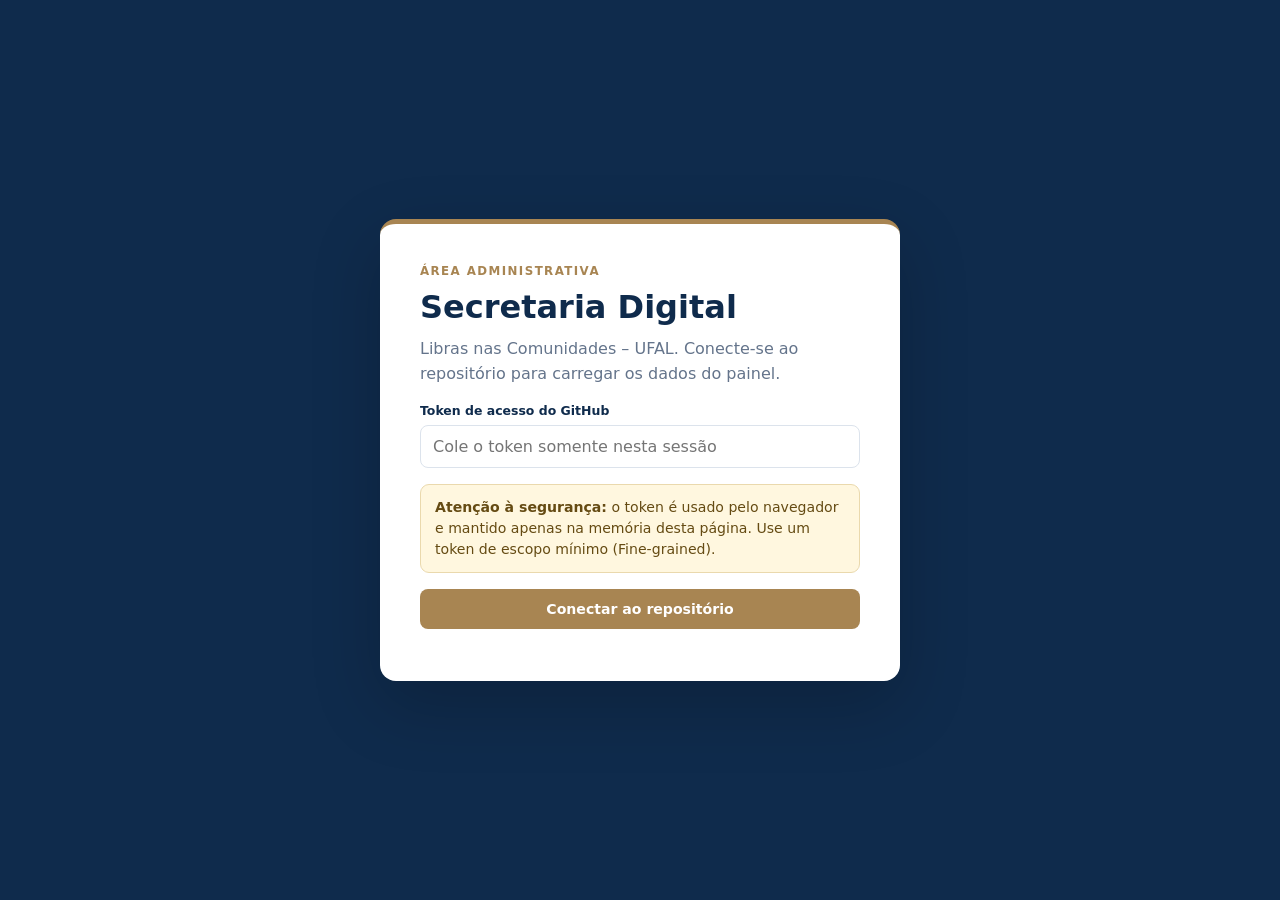
<file: admin.html>
<!doctype html>
<html lang="pt-BR">
<head>
  <meta charset="utf-8">
  <meta name="viewport" content="width=device-width, initial-scale=1">
  <meta name="robots" content="noindex,nofollow">
  <meta name="color-scheme" content="light">
  <title>Secretaria Digital | Libras nas Comunidades – UFAL</title>
  <style>
    :root{
      --navy:#0f2b4c;--blue:#1e4e8c;--gold:#a88552;--paper:#f5f7fa;
      --white:#fff;--text:#263548;--muted:#64748b;--line:#dce3ec;
      --good:#147d52;--good-bg:#e7f6ee;--bad:#a52828;--bad-bg:#fff0f0;
      --warn:#805d19;--warn-bg:#fff7df;--radius:12px;
      --shadow:0 8px 24px rgba(15,43,76,.06);
      font-family:Inter,ui-sans-serif,system-ui,-apple-system,BlinkMacSystemFont,"Segoe UI",sans-serif;
    }
    *{box-sizing:border-box}
    body{margin:0;background:var(--paper);color:var(--text);min-height:100vh}
    button,input,textarea,select{font:inherit}
    button,a{touch-action:manipulation}
    button{cursor:pointer}
    a{color:inherit}
    .hidden{display:none!important}
    .skip-link{position:absolute;left:-9999px;top:8px;background:#fff;padding:10px;z-index:10000}
    .skip-link:focus{left:8px}
    .login-screen{min-height:100vh;display:grid;place-items:center;padding:24px;background:var(--navy)}
    .login-card{width:min(100%,520px);background:var(--white);padding:clamp(24px,5vw,40px);border-radius:16px;border-top:5px solid var(--gold);box-shadow:0 24px 70px #0003}
    .eyebrow{font-size:.74rem;letter-spacing:.12em;text-transform:uppercase;color:var(--gold);font-weight:800}
    h1,h2,h3,p{margin-top:0}
    .login-card h1{color:var(--navy);font-size:clamp(1.6rem,4vw,2rem);margin:10px 0}
    .muted{color:var(--muted);line-height:1.6}
    .field{display:flex;flex-direction:column;gap:7px;margin:0 0 16px}
    .field label{font-size:.78rem;font-weight:750;color:var(--navy)}
    .field input,.field textarea,.field select,.search-input{
      width:100%;border:1px solid var(--line);border-radius:8px;padding:11px 12px;background:#fff;color:var(--text);min-width:0
    }
    .field textarea{min-height:130px;resize:vertical}
    input:focus,textarea:focus,select:focus,button:focus-visible,a:focus-visible{outline:3px solid #1e4e8c55;outline-offset:2px}
    .notice{border:1px solid #ead9ad;background:var(--warn-bg);color:#654b13;padding:12px 14px;border-radius:9px;font-size:.88rem;line-height:1.5;margin:16px 0}
    .btn{display:inline-flex;align-items:center;justify-content:center;gap:8px;padding:10px 14px;border:1px solid transparent;border-radius:8px;font-weight:750;font-size:.88rem;text-decoration:none;transition:background .15s,border-color .15s;min-height:40px}
    .btn:disabled{opacity:.55;cursor:not-allowed}
    .btn-primary{background:var(--gold);color:#fff}.btn-primary:hover:not(:disabled){background:#8e6d3e}
    .btn-secondary{background:#fff;border-color:var(--line);color:var(--navy)}.btn-secondary:hover{border-color:var(--navy)}
    .btn-danger{background:var(--bad-bg);color:var(--bad);border-color:#f1caca}
    .btn-full{width:100%}
    .app{min-height:100vh;display:grid;grid-template-columns:260px minmax(0,1fr)}
    .sidebar{background:var(--navy);color:#fff;display:flex;flex-direction:column;min-height:100vh}
    .brand{padding:25px 22px 21px;border-bottom:1px solid #ffffff20}
    .brand h2{font-size:1.12rem;line-height:1.35;margin:0 0 5px;color:#fff}
    .brand p{font-size:.7rem;text-transform:uppercase;letter-spacing:.1em;color:#d7bd96;margin:0}
    .nav{padding:14px 0;overflow-y:auto;flex:1}
    .nav-label{font-size:.67rem;font-weight:800;letter-spacing:.12em;text-transform:uppercase;color:#8fa0b5;padding:18px 22px 8px}
    .nav button{display:block;width:100%;text-align:left;padding:12px 20px 12px 22px;border:0;border-left:3px solid transparent;background:transparent;color:#c5d0df;font-size:.9rem}
    .nav button:hover,.nav button[aria-current="page"]{background:#ffffff0e;color:#fff;border-left-color:var(--gold)}
    .side-footer{padding:16px 20px;border-top:1px solid #ffffff20;font-size:.76rem;color:#b7c4d4}
    .main{min-width:0;display:flex;flex-direction:column}
    .topbar{min-height:76px;display:flex;align-items:center;justify-content:space-between;gap:16px;padding:16px 28px;background:#fff;border-bottom:1px solid var(--line);position:sticky;top:0;z-index:10}
    .topbar h1{font-size:1.25rem;color:var(--navy);margin:0}
    .top-actions{display:flex;align-items:center;gap:9px;flex-wrap:wrap}
    .content{padding:28px;max-width:1600px;width:100%;margin:0 auto}
    .page{display:none}.page.active{display:block}
    .page-intro{margin-bottom:22px}.page-intro h2{font-size:1.35rem;color:var(--navy);margin:0 0 6px}.page-intro p{color:var(--muted);margin:0;line-height:1.55}
    .stats{display:grid;grid-template-columns:repeat(4,minmax(0,1fr));gap:16px;margin-bottom:22px}
    .stat,.panel{background:#fff;border:1px solid var(--line);border-radius:var(--radius);box-shadow:var(--shadow)}
    .stat{padding:20px;border-left:4px solid var(--gold)}
    .stat-label{font-size:.72rem;text-transform:uppercase;letter-spacing:.08em;color:var(--muted);font-weight:800;margin-bottom:9px}
    .stat-value{font-size:2rem;font-weight:800;color:var(--navy);line-height:1.1;overflow-wrap:anywhere}
    .panel{padding:22px;margin-bottom:20px}
    .panel-head{display:flex;align-items:center;justify-content:space-between;gap:12px;flex-wrap:wrap;padding-bottom:15px;border-bottom:1px solid var(--line);margin-bottom:16px}
    .panel-head h3{font-size:1.05rem;color:var(--navy);margin:0}
    .panel-head p{font-size:.85rem;color:var(--muted);margin:5px 0 0}
    .table-wrap{overflow:auto}
    table{width:100%;border-collapse:collapse;font-size:.88rem;min-width:600px}
    th,td{padding:13px 12px;border-bottom:1px solid var(--line);text-align:left;vertical-align:top}
    th{font-size:.7rem;text-transform:uppercase;letter-spacing:.07em;color:var(--muted);background:#f8fafc;white-space:nowrap}
    tbody tr:hover{background:#fafcff}
    .actions{display:flex;gap:7px;flex-wrap:wrap}
    .badge{display:inline-block;padding:4px 8px;border-radius:99px;font-size:.72rem;font-weight:800;background:#edf1f6;color:#455468}
    .badge.good{background:var(--good-bg);color:var(--good)}.badge.bad{background:var(--bad-bg);color:var(--bad)}
    .empty{padding:25px!important;text-align:center;color:var(--muted)}
    .status-line{display:flex;align-items:center;gap:8px;font-size:.85rem;color:var(--muted)}
    .status-dot{width:9px;height:9px;border-radius:50%;background:#94a3b8;display:inline-block;flex-shrink:0}
    .status-dot.good{background:var(--good)}.status-dot.bad{background:var(--bad)}.status-dot.warn{background:#d49a21}
    .form-grid{display:grid;grid-template-columns:1fr 1fr;gap:0 16px}
    .span-2{grid-column:1/-1}
    .modal{position:fixed;inset:0;display:none;align-items:center;justify-content:center;padding:18px;background:#0f2b4cb8;z-index:1000}
    .modal.open{display:flex}
    .modal-card{width:min(100%,800px);max-height:92vh;display:flex;flex-direction:column;background:#fff;border-radius:14px;box-shadow:0 25px 70px #0004}
    .modal-head,.modal-foot{padding:17px 22px;display:flex;align-items:center;justify-content:space-between;gap:12px;border-bottom:1px solid var(--line)}
    .modal-head h2{font-size:1.15rem;color:var(--navy);margin:0}
    .modal-body{padding:22px;overflow:auto}
    .modal-foot{border-bottom:0;border-top:1px solid var(--line);justify-content:flex-end}
    
    /* Ajuste para o botão de upload */
    .material-row{display:grid;grid-template-columns:1fr 1fr auto auto;gap:8px;margin-bottom:9px;align-items:center}
    .material-row input{min-width:0;width:100%;padding:10px;border:1px solid var(--line);border-radius:8px}
    
    .toast-area{position:fixed;right:18px;bottom:18px;z-index:2000;display:flex;flex-direction:column;gap:8px;width:min(400px,calc(100vw - 36px))}
    .toast{background:var(--navy);color:#fff;padding:13px 16px;border-left:4px solid var(--gold);border-radius:8px;box-shadow:var(--shadow);line-height:1.45}
    .toast.error{border-left-color:#e35b5b}.toast.success{border-left-color:#2db67b}
    .file-status{display:grid;gap:10px}
    .file-row{display:flex;justify-content:space-between;gap:12px;align-items:center;padding:12px;border:1px solid var(--line);border-radius:8px}
    .file-row strong{font-size:.9rem}.file-row small{display:block;color:var(--muted);margin-top:4px}
    .subtle{font-size:.82rem;color:var(--muted);line-height:1.55}
    
    @media(max-width:1050px){.app{grid-template-columns:220px minmax(0,1fr)}.content{padding:20px}.topbar{padding:15px 20px}.stats{grid-template-columns:repeat(2,minmax(0,1fr))}}
    @media(max-width:760px){
      .app{display:block}.sidebar{min-height:auto}.brand{padding:16px 18px}.nav{display:flex;overflow-x:auto;padding:5px 10px}.nav-label,.side-footer{display:none}.nav button{white-space:nowrap;width:auto;border-left:0;border-bottom:3px solid transparent;padding:11px 13px}.nav button[aria-current="page"]{border-bottom-color:var(--gold)}
      .topbar{position:static;align-items:flex-start;flex-direction:column}.top-actions{width:100%}.top-actions .btn{flex:1}.content{padding:14px}.stats{gap:10px}.stat{padding:15px}.stat-value{font-size:1.6rem}.panel{padding:15px}.form-grid{grid-template-columns:1fr}.span-2{grid-column:auto}.material-row{grid-template-columns:1fr}.modal-head,.modal-foot{padding:14px 16px}.modal-body{padding:16px}
    }
    @media(prefers-reduced-motion:reduce){*,*::before,*::after{animation:none!important;transition:none!important;scroll-behavior:auto!important}}
  </style>
</head>
<body>
<a class="skip-link" href="#main-content">Pular para o conteúdo</a>

<section class="login-screen" id="login-screen" aria-labelledby="login-title">
  <div class="login-card">
    <div class="eyebrow">Área administrativa</div>
    <h1 id="login-title">Secretaria Digital</h1>
    <p class="muted">Libras nas Comunidades – UFAL. Conecte-se ao repositório para carregar os dados do painel.</p>
    <div class="field">
      <label for="inp-token">Token de acesso do GitHub</label>
      <input id="inp-token" type="password" autocomplete="off" spellcheck="false" placeholder="Cole o token somente nesta sessão">
    </div>
    <div class="notice"><strong>Atenção à segurança:</strong> o token é usado pelo navegador e mantido apenas na memória desta página. Use um token de escopo mínimo (Fine-grained).</div>
    <button class="btn btn-primary btn-full" id="btn-connect" type="button">Conectar ao repositório</button>
    <div id="login-error" class="subtle" role="status" aria-live="polite" style="margin-top:12px"></div>
  </div>
</section>

<div class="app hidden" id="app">
  <aside class="sidebar">
    <div class="brand"><h2>Libras nas Comunidades</h2><p>Painel administrativo</p></div>
    <nav class="nav" aria-label="Navegação administrativa">
      <div class="nav-label">Painel</div>
      <button type="button" data-page="dashboard" aria-current="page">Visão geral</button>
      <div class="nav-label">Conteúdo do site</div>
      <button type="button" data-page="paginas">Páginas e textos</button>
      <button type="button" data-page="aulas">Aulas e materiais</button>
      <button type="button" data-page="calendario">Calendário</button>
      <div class="nav-label">Gestão acadêmica</div>
      <button type="button" data-page="cursos">Cursos e níveis</button>
      <button type="button" data-page="turmas">Turmas e vagas</button>
      <div class="nav-label">Sistema</div>
      <button type="button" data-page="sincronizacao">Arquivos e sincronização</button>
    </nav>
    <div class="side-footer">Libras nas Comunidades · UFAL</div>
  </aside>

  <main class="main">
    <header class="topbar">
      <h1 id="page-title">Visão geral</h1>
      <div class="top-actions">
        <button class="btn btn-secondary" type="button" id="btn-backup">Baixar backup</button>
        <button class="btn btn-secondary" type="button" id="btn-logout">Desconectar</button>
        <button class="btn btn-primary" type="button" id="btn-publish" disabled>Publicar alterações</button>
      </div>
    </header>

    <div class="content" id="main-content">
      <section class="page active" id="page-dashboard">
        <div class="page-intro"><h2>Visão geral</h2><p>Resumo calculado a partir dos dados carregados do repositório.</p></div>
        <div class="stats">
          <div class="stat"><div class="stat-label">Cursos cadastrados</div><div class="stat-value" id="stat-cursos">—</div></div>
          <div class="stat"><div class="stat-label">Turmas cadastradas</div><div class="stat-value" id="stat-turmas">—</div></div>
          <div class="stat"><div class="stat-label">Aulas cadastradas</div><div class="stat-value" id="stat-aulas">—</div></div>
          <div class="stat"><div class="stat-label">Estado dos dados</div><div class="stat-value" id="stat-status" style="font-size:1.05rem">Conectando</div></div>
        </div>
      </section>

      <section class="page" id="page-paginas">
        <div class="page-intro"><h2>Páginas e textos</h2><p>Edite somente páginas que já existem no arquivo de dados.</p></div>
        <div class="panel"><div class="panel-head"><div><h3>Páginas cadastradas</h3><p>Arquivo: dados.json</p></div><input class="search-input" id="search-paginas" aria-label="Pesquisar páginas" placeholder="Pesquisar páginas…" style="max-width:260px"></div>
          <div class="table-wrap"><table><thead><tr><th>Título</th><th>Slug</th><th>Ações</th></tr></thead><tbody id="tbody-paginas"></tbody></table></div>
        </div>
      </section>

      <section class="page" id="page-aulas">
        <div class="page-intro"><h2>Aulas e materiais</h2><p>Gerencie vídeos, descrições, referências e links de materiais didáticos.</p></div>
        <div class="panel"><div class="panel-head"><div><h3>Aulas cadastradas</h3><p>Arquivo: aulas-dados.json</p></div><div class="actions"><input class="search-input" id="search-aulas" aria-label="Pesquisar aulas" placeholder="Pesquisar aulas…" style="max-width:220px"><button class="btn btn-primary" id="btn-new-aula" type="button">Nova aula</button></div></div>
          <div class="table-wrap"><table><thead><tr><th>Título</th><th>Vídeo</th><th>Materiais</th><th>Ações</th></tr></thead><tbody id="tbody-aulas"></tbody></table></div>
        </div>
      </section>

      <section class="page" id="page-calendario">
        <div class="page-intro"><h2>Calendário</h2><p>Organize os eventos existentes.</p></div>
        <div class="panel"><div class="panel-head"><div><h3>Eventos cadastrados</h3><p>Arquivo: dados.json</p></div><button class="btn btn-primary" id="btn-new-evento" type="button">Novo evento</button></div>
          <div class="table-wrap"><table><thead><tr><th>Data</th><th>Evento</th><th>Tipo</th><th>Ações</th></tr></thead><tbody id="tbody-calendario"></tbody></table></div>
        </div>
      </section>

      <section class="page" id="page-cursos">
        <div class="page-intro"><h2>Cursos e níveis</h2><p>Os identificadores dos cursos são preservados para manter o vínculo com as turmas.</p></div>
        <div class="panel"><div class="panel-head"><div><h3>Cursos cadastrados</h3><p>Arquivo: academico-dados.json</p></div><button class="btn btn-primary" id="btn-new-curso" type="button">Novo curso</button></div>
          <div class="table-wrap"><table><thead><tr><th>Nome</th><th>Nível</th><th>Carga horária</th><th>Ações</th></tr></thead><tbody id="tbody-cursos"></tbody></table></div>
        </div>
      </section>

      <section class="page" id="page-turmas">
        <div class="page-intro"><h2>Turmas e vagas</h2><p>Confira os cursos vinculados, o período, as vagas e o estado das inscrições.</p></div>
        <div class="panel"><div class="panel-head"><div><h3>Turmas cadastradas</h3><p>Arquivo: academico-dados.json</p></div><button class="btn btn-primary" id="btn-new-turma" type="button">Nova turma</button></div>
          <div class="table-wrap"><table><thead><tr><th>Turma</th><th>Curso</th><th>Período</th><th>Vagas</th><th>Status</th><th>Ações</th></tr></thead><tbody id="tbody-turmas"></tbody></table></div>
        </div>
      </section>

      <section class="page" id="page-sincronizacao">
        <div class="page-intro"><h2>Arquivos e sincronização</h2><p>Estado dos arquivos lidos e controle de publicação.</p></div>
        <div class="panel"><div class="panel-head"><div><h3>Arquivos do repositório</h3><p id="repo-label">Repositório configurado no código</p></div><button type="button" class="btn btn-secondary" id="btn-refresh-files">Verificar novamente</button></div><div class="file-status" id="file-status"></div></div>
      </section>
    </div>
  </main>
</div>

<div class="modal" id="edit-modal" role="dialog" aria-modal="true" aria-labelledby="modal-title">
  <div class="modal-card">
    <div class="modal-head"><h2 id="modal-title">Editar registro</h2><button type="button" class="btn btn-secondary" id="modal-close" aria-label="Fechar janela">Fechar</button></div>
    <div class="modal-body" id="modal-body"></div>
    <div class="modal-foot"><button type="button" class="btn btn-secondary" id="modal-cancel">Cancelar</button><button type="button" class="btn btn-primary" id="modal-save">Salvar alterações locais</button></div>
  </div>
</div>
<div class="toast-area" id="toast-area" role="status" aria-live="polite"></div>

<script>
(() => {
  'use strict';

  const REPO = 'adeiltonlibras/libras-nas-comunidades-ufal';
  const BRANCH = 'main';
  const FILES = { dados: 'dados.json', aulas: 'aulas-dados.json', academico: 'academico-dados.json' };
  
  const state = {
    token: '', data: { dados: null, aulas: null, academico: null }, sha: { dados: null, aulas: null, academico: null },
    dirty: new Set(), loaded: false, publishing: false
  };

  const $ = id => document.getElementById(id);
  const esc = value => String(value ?? '').replace(/[&<>"']/g, ch => ({ '&':'&amp;','<':'&lt;','>':'&gt;','"':'&quot;',"'":'&#39;' })[ch]);
  const isObject = value => value !== null && typeof value === 'object' && !Array.isArray(value);

  function toast(message, type = '') {
    const item = document.createElement('div');
    item.className = 'toast' + (type ? ' ' + type : '');
    item.textContent = message;
    $('toast-area').appendChild(item);
    window.setTimeout(() => item.remove(), 5500);
  }

  function setStatus(message, kind = '') {
    $('status-text').textContent = message;
    $('status-dot').className = 'status-dot' + (kind ? ' ' + kind : '');
    $('stat-status').textContent = state.dirty.size ? 'Pendente' : (state.loaded ? 'Carregado' : 'Desconectado');
    $('btn-publish').disabled = !state.loaded || state.dirty.size === 0 || state.publishing;
  }

  function apiHeaders(extra = {}) {
    return { 'Authorization': `Bearer ${state.token}`, 'Accept': 'application/vnd.github+json', 'X-GitHub-Api-Version': '2022-11-28', ...extra };
  }

  async function githubGet(path) {
    const url = `https://api.github.com/repos/${REPO}/contents/${encodeURIComponent(path).replace(/%2F/g, '/')}`;
    const response = await fetch(url, { headers: apiHeaders() });
    if (!response.ok) {
      if (response.status === 404) throw new Error(`O arquivo "${path}" não foi encontrado na raiz do repositório.`);
      if (response.status === 401 || response.status === 403) throw new Error(`Acesso negado ao GitHub (${response.status}).`);
      throw new Error(`Falha ao ler "${path}" (${response.status}).`);
    }
    const result = await response.json();
    const bytes = Uint8Array.from(atob(result.content.replace(/\s/g, '')), c => c.charCodeAt(0));
    return { sha: result.sha, content: JSON.parse(new TextDecoder('utf-8', { fatal: true }).decode(bytes)) };
  }

  async function uploadFileToGithub(file) {
    return new Promise((resolve, reject) => {
      const reader = new FileReader();
      reader.onload = async (e) => {
        try {
          const base64Data = e.target.result.split(',')[1];
          const fileName = `${Date.now()}_${file.name.replace(/[^a-zA-Z0-9.\-_]/g, '')}`;
          const path = `materiais/${fileName}`;
          
          const response = await fetch(`https://api.github.com/repos/${REPO}/contents/${path}`, {
            method: 'PUT',
            headers: apiHeaders({ 'Content-Type': 'application/json' }),
            body: JSON.stringify({
              message: `Upload de material: ${fileName}`,
              content: base64Data,
              branch: BRANCH
            })
          });
          
          if (!response.ok) throw new Error('Falha no upload para o GitHub');
          
          const rawUrl = `https://raw.githubusercontent.com/${REPO}/${BRANCH}/${path}`;
          resolve(rawUrl);
        } catch (error) {
          reject(error);
        }
      };
      reader.readAsDataURL(file);
    });
  }

  window.handleFileUpload = async function(input) {
    const file = input.files[0];
    if (!file) return;
    
    const row = input.closest('.material-row');
    const urlInput = row.querySelector('.mat-url');
    const titleInput = row.querySelector('.mat-title');
    
    if (!titleInput.value) {
      titleInput.value = file.name.split('.').slice(0, -1).join('.');
    }

    const label = input.parentElement;
    const originalText = label.innerHTML;
    label.innerHTML = 'Enviando...';
    label.style.opacity = '0.7';
    urlInput.value = 'Fazendo upload...';

    try {
      const downloadUrl = await uploadFileToGithub(file);
      urlInput.value = downloadUrl;
      toast('Upload concluído!', 'success');
    } catch (error) {
      urlInput.value = '';
      toast('Erro no upload: ' + error.message, 'error');
    } finally {
      label.innerHTML = originalText;
      label.style.opacity = '1';
    }
  };

  function validateShape(key, content) {
    if (!isObject(content)) throw new Error(`${FILES[key]} precisa conter um objeto JSON.`);
    if (key === 'dados') {
      if (!Array.isArray(content.paginas)) throw new Error('dados.json: "paginas" não é uma lista.');
      if (!isObject(content.calendario) || !Array.isArray(content.calendario.eventos)) throw new Error('dados.json: "calendario.eventos" não é uma lista.');
    }
    if (key === 'aulas' && !Array.isArray(content.aulas)) throw new Error('aulas-dados.json: "aulas" não é uma lista.');
    if (key === 'academico' && (!Array.isArray(content.cursos) || !Array.isArray(content.turmas))) throw new Error('academico-dados.json: listas inválidas.');
  }

  async function loadAll() {
    const results = await Promise.all(Object.entries(FILES).map(async ([key, path]) => [key, await githubGet(path)]));
    const nextData = {}, nextSha = {};
    for (const [key, result] of results) {
      validateShape(key, result.content);
      nextData[key] = result.content;
      nextSha[key] = result.sha;
    }
    state.data = nextData;
    state.sha = nextSha;
    state.dirty.clear();
    state.loaded = true;
    renderAll();
    setStatus('Conectado ao GitHub', 'good');
    renderFileStatus();
  }

  async function connect() {
    const token = $('inp-token').value.trim();
    if (!token) { $('login-error').textContent = 'Informe o token.'; return; }
    state.token = token;
    $('btn-connect').disabled = true;
    $('btn-connect').textContent = 'Conectando…';
    $('login-error').textContent = '';
    try {
      await loadAll();
      $('login-screen').classList.add('hidden');
      $('app').classList.remove('hidden');
      $('inp-token').value = '';
      toast('Arquivos carregados com sucesso.', 'success');
    } catch (error) {
      state.token = '';
      $('login-error').textContent = error.message;
      toast(error.message, 'error');
    } finally {
      $('btn-connect').disabled = false;
      $('btn-connect').textContent = 'Conectar ao repositório';
    }
  }

  function disconnect() {
    if (state.dirty.size && !confirm('Existem alterações não publicadas. Desconectar?')) return;
    state.token = '';
    state.data = { dados: null, aulas: null, academico: null };
    state.sha = { dados: null, aulas: null, academico: null };
    state.dirty.clear();
    state.loaded = false;
    $('app').classList.add('hidden');
    $('login-screen').classList.remove('hidden');
    $('inp-token').value = '';
    $('login-error').textContent = '';
    setStatus('Desconectado');
  }

  const pageNames = {
    dashboard:'Visão geral', paginas:'Páginas e textos', aulas:'Aulas e materiais',
    calendario:'Calendário', cursos:'Cursos e níveis', turmas:'Turmas e vagas', sincronizacao:'Arquivos e sincronização'
  };
  function navigate(page) {
    if (!pageNames[page]) return;
    document.querySelectorAll('.page').forEach(el => el.classList.toggle('active', el.id === `page-${page}`));
    document.querySelectorAll('.nav [data-page]').forEach(el => {
      if (el.dataset.page === page) el.setAttribute('aria-current', 'page');
      else el.removeAttribute('aria-current');
    });
    $('page-title').textContent = pageNames[page];
  }

  function markDirty(key) {
    state.dirty.add(key);
    setStatus('Alterações locais pendentes', 'warn');
    renderFileStatus();
  }

  function rowActions(edit, remove) {
    return `<div class="actions"><button type="button" class="btn btn-secondary" data-edit="${esc(edit)}">Editar</button>${remove ? `<button type="button" class="btn btn-danger" data-remove="${esc(remove)}">Excluir</button>` : ''}</div>`;
  }
  function fillTable(id, rows, colspan) {
    $(id).innerHTML = rows.length ? rows.join('') : `<tr><td colspan="${colspan}" class="empty">Nenhum registro encontrado.</td></tr>`;
  }

  function renderAll() {
    const d = state.data.dados, a = state.data.aulas, ac = state.data.academico;
    $('stat-cursos').textContent = ac.cursos.length;
    $('stat-turmas').textContent = ac.turmas.length;
    $('stat-aulas').textContent = a.aulas.length;

    const qP = $('search-paginas').value.trim().toLocaleLowerCase('pt-BR');
    fillTable('tbody-paginas', d.paginas.map((p,i)=>({p,i})).filter(({p}) => `${p.titulo||''} ${p.slug||''}`.toLocaleLowerCase('pt-BR').includes(qP)).map(({p,i})=>
      `<tr><td>${esc(p.titulo || '(sem título)')}</td><td>${esc(p.slug || '—')}</td><td>${rowActions(`pagina:${i}`, '')}</td></tr>`), 3);

    const qA = $('search-aulas').value.trim().toLocaleLowerCase('pt-BR');
    fillTable('tbody-aulas', a.aulas.map((item,i)=>({item,i})).filter(({item})=>`${item.titulo||''} ${item.descricao||''}`.toLocaleLowerCase('pt-BR').includes(qA)).map(({item,i})=>
      `<tr><td>${esc(item.titulo || '(sem título)')}</td><td>${item.video ? 'Informado' : 'Não informado'}</td><td>${Array.isArray(item.materiais)?item.materiais.length:0}</td><td>${rowActions(`aula:${i}`,`aula:${i}`)}</td></tr>`), 4);

    fillTable('tbody-calendario', d.calendario.eventos.map((e,i)=>({e,i})).sort((x,y)=>String(x.e.data||'').localeCompare(String(y.e.data||''))).map(({e,i})=>
      `<tr><td>${esc(formatDate(e.data))}</td><td>${esc(e.titulo || '(sem título)')}</td><td>${esc(e.tipo || '—')}</td><td>${rowActions(`evento:${i}`,`evento:${i}`)}</td></tr>`), 4);

    fillTable('tbody-cursos', ac.cursos.map((c,i)=>
      `<tr><td>${esc(c.nome || '(sem nome)')}</td><td>${esc(c.nivel || '—')}</td><td>${esc(c.cargaHoraria ?? '—')} h</td><td>${rowActions(`curso:${i}`,`curso:${i}`)}</td></tr>`), 4);

    fillTable('tbody-turmas', ac.turmas.map((t,i)=>{
      const curso = ac.cursos.find(c=>String(c.id)===String(t.cursoId));
      const status = t.status || 'Não informado';
      return `<tr><td>${esc(t.nome || '(sem nome)')}</td><td>${esc(curso?.nome || 'Curso não localizado')}</td><td>${esc(formatDate(t.dataInicio))} a ${esc(formatDate(t.dataFim))}</td><td>${esc(t.vagas ?? '—')}</td><td><span class="badge ${status==='Inscrições Abertas'?'good':status==='Inscrições Encerradas'?'bad':''}">${esc(status)}</span></td><td>${rowActions(`turma:${i}`,`turma:${i}`)}</td></tr>`;
    }), 6);

    renderFileStatus();
    setStatus(state.dirty.size ? 'Alterações locais pendentes' : 'Dados carregados', state.dirty.size ? 'warn' : 'good');
  }

  function formatDate(value) {
    if (!value) return '—';
    const m = /^(\d{4})-(\d{2})-(\d{2})$/.exec(String(value));
    return m ? `${m[3]}/${m[2]}/${m[1]}` : String(value);
  }

  function renderFileStatus() {
    if (!state.loaded) return;
    $('repo-label').textContent = `${REPO} · branch ${BRANCH}`;
    $('file-status').innerHTML = Object.entries(FILES).map(([key,path])=>{
      const dirty = state.dirty.has(key);
      return `<div class="file-row"><div><strong>${esc(path)}</strong><small>${dirty?'Há alterações locais não publicadas':'Carregado do repositório'}</small></div><span class="badge ${dirty?'bad':'good'}">${dirty?'Pendente':'Carregado'}</span></div>`;
    }).join('');
  }

  let modalSave = null;
  function openModal(title, body, save) {
    $('modal-title').textContent = title;
    $('modal-body').innerHTML = body;
    modalSave = save;
    $('edit-modal').classList.add('open');
    $('modal-close').focus();
  }
  function closeModal() {
    $('edit-modal').classList.remove('open');
    modalSave = null;
  }
  function valueField(id, label, value, type='text', extra='') {
    return `<div class="field"><label for="${id}">${label}</label><input id="${id}" type="${type}" value="${esc(value ?? '')}" ${extra}></div>`;
  }
  function textField(id, label, value, extra='') {
    return `<div class="field span-2"><label for="${id}">${label}</label><textarea id="${id}" ${extra}>${esc(value ?? '')}</textarea></div>`;
  }
  function saveModal() {
    if (!modalSave) return;
    try {
      const changedKey = modalSave();
      closeModal();
      renderAll();
      if (changedKey) markDirty(changedKey);
      toast('Alterações guardadas nesta sessão. Publique para gravar no GitHub.', 'success');
    } catch (error) { toast(error.message, 'error'); }
  }

  function editPage(index) {
    const p = state.data.dados.paginas[index];
    if (!p) return toast('A página selecionada não foi encontrada.', 'error');
    openModal(`Editar página: ${p.titulo || 'Sem título'}`, `
      ${valueField('p-titulo','Título',p.titulo)}
      ${valueField('p-desc','Descrição (SEO)',p.descricao)}
      ${textField('p-html','Conteúdo HTML',p.html,'spellcheck="false"')}
    `,()=>{
      const title=$('p-titulo').value.trim();
      if (!title) throw new Error('Informe o título da página.');
      p.titulo=title; p.descricao=$('p-desc').value; p.html=$('p-html').value;
      return 'dados';
    });
  }

  function editAula(index = -1) {
    const isNew = index === -1;
    const current = isNew ? { id: Date.now(), titulo:'', video:'', descricao:'', referencia:'', materiais:[] } : state.data.aulas.aulas[index];
    if (!current) return toast('A aula selecionada não foi encontrada.', 'error');
    const mats = Array.isArray(current.materiais) ? current.materiais : [];
    const materialMarkup = mats.map(m=>materialRow(m)).join('');
    
    openModal(isNew?'Nova aula':'Editar aula', `
      ${valueField('a-titulo','Título',current.titulo)}
      ${valueField('a-video','Vídeo / Slide (URL)',current.video,'url','placeholder="Cole qualquer link (YouTube, Canva, Google Drive...)"')}
      ${textField('a-desc','Descrição',current.descricao)}
      ${valueField('a-ref','Referência bibliográfica',current.referencia)}
      
      <div class="field span-2">
        <label>Materiais Complementares</label>
        <div id="materials-list">${materialMarkup}</div>
        <button class="btn btn-secondary" type="button" id="add-material">Adicionar campo de link</button>
        <p class="subtle">Cole links ou use o botão "Subir PDF" em cada linha.</p>
      </div>
    `,()=>{
      const title=$('a-titulo').value.trim();
      if(!title) throw new Error('Informe o título da aula.');
      const video=$('a-video').value.trim();
      
      const materials=[];
      document.querySelectorAll('#materials-list .material-row').forEach(row=>{
        const matTitle=row.querySelector('.mat-title').value.trim();
        const matUrl=row.querySelector('.mat-url').value.trim();
        if(matUrl) {
          materials.push({ titulo: matTitle || 'Material Anexo', url: matUrl });
        }
      });
      
      const next={...current,id:current.id ?? Date.now(),titulo:title,video,descricao:$('a-desc').value,referencia:$('a-ref').value,materiais:materials};
      if(isNew) state.data.aulas.aulas.push(next); else state.data.aulas.aulas[index]=next;
      return 'aulas';
    });
    
    $('add-material').addEventListener('click',()=>{ $('materials-list').insertAdjacentHTML('beforeend',materialRow({titulo:'',url:''})); });
  }

  function materialRow(material) {
    return `
      <div class="material-row">
        <input class="mat-title" aria-label="Nome do material" placeholder="Nome do material" value="${esc(material.titulo)}">
        <input class="mat-url" aria-label="URL do material" placeholder="https://…" value="${esc(material.url)}">
        
        <label class="btn btn-secondary" style="margin: 0; cursor: pointer; padding: 8px 12px; font-size: 0.8rem;">
          Subir PDF
          <input type="file" class="mat-file" accept=".pdf,.ppt,.pptx,.doc,.docx,.jpg,.jpeg,.png" style="display: none;" onchange="handleFileUpload(this)">
        </label>
        
        <button type="button" class="btn btn-danger remove-material">Remover</button>
      </div>
    `;
  }

  function editEvent(index = -1) {
    const isNew=index===-1;
    const current=isNew?{data:'',titulo:'',tipo:'presencial'}:state.data.dados.calendario.eventos[index];
    if(!current) return toast('O evento selecionado não foi encontrado.','error');
    openModal(isNew?'Novo evento':'Editar evento',`
      ${valueField('ev-data','Data',current.data,'date')}
      ${valueField('ev-titulo','Título',current.titulo)}
      <div class="field">
        <label for="ev-tipo">Tipo / Situação</label>
        <select id="ev-tipo">
          <option value="presencial" ${current.tipo==='presencial'?'selected':''}>Presencial</option>
          <option value="online" ${current.tipo==='online'?'selected':''}>Online (Ao Vivo)</option>
          <option value="sincrona" ${current.tipo==='sincrona'?'selected':''}>Aula Síncrona</option>
          <option value="assincrona" ${current.tipo==='assincrona'?'selected':''}>Assíncrona</option>
          <option value="cancelada" ${current.tipo==='cancelada'?'selected':''}>Cancelada</option>
          <option value="reagendada" ${current.tipo==='reagendada'?'selected':''}>Reagendada</option>
        </select>
      </div>
    `,()=>{
      const data=$('ev-data').value, titulo=$('ev-titulo').value.trim();
      if(!data || !titulo) throw new Error('Informe a data e o título do evento.');
      const next={...current,data,titulo,tipo:$('ev-tipo').value};
      if(isNew) state.data.dados.calendario.eventos.push(next); else state.data.dados.calendario.eventos[index]=next;
      state.data.dados.calendario.eventos.sort((a,b)=>String(a.data||'').localeCompare(String(b.data||'')));
      return 'dados';
    });
  }

  function editCurso(index = -1) {
    const isNew=index===-1;
    const current=isNew?{id:String(Date.now()),nome:'',nivel:'',cargaHoraria:40}:state.data.academico.cursos[index];
    if(!current) return toast('O curso selecionado não foi encontrado.','error');
    openModal(isNew?'Novo curso':'Editar curso',`
      ${valueField('c-nome','Nome',current.nome)}
      <div class="form-grid">
        <div>${valueField('c-nivel','Nível',current.nivel)}</div>
        <div>${valueField('c-carga','Carga horária (horas)',current.cargaHoraria,'number','min="0" step="1"')}</div>
      </div>
    `,()=>{
      const nome=$('c-nome').value.trim(), nivel=$('c-nivel').value.trim(), carga=Number($('c-carga').value);
      if(!nome || !nivel) throw new Error('Informe o nome e o nível do curso.');
      if(!Number.isFinite(carga)||carga<0) throw new Error('Informe uma carga horária válida.');
      const next={...current,id:current.id ?? String(Date.now()),nome,nivel,cargaHoraria:carga};
      if(isNew) state.data.academico.cursos.push(next); else state.data.academico.cursos[index]=next;
      return 'academico';
    });
  }

  function editTurma(index = -1) {
    if(!state.data.academico.cursos.length) return toast('Cadastre um curso antes de criar uma turma.','error');
    const isNew=index===-1;
    const current=isNew?{id:String(Date.now()),cursoId:state.data.academico.cursos[0].id,nome:'',dataInicio:'',dataFim:'',vagas:40,status:'Inscrições Abertas'}:state.data.academico.turmas[index];
    if(!current) return toast('A turma selecionada não foi encontrada.','error');
    const options=state.data.academico.cursos.map(c=>`<option value="${esc(c.id)}" ${String(c.id)===String(current.cursoId)?'selected':''}>${esc(c.nome)}</option>`).join('');
    openModal(isNew?'Nova turma':'Editar turma',`
      <div class="field"><label for="t-curso">Curso vinculado</label><select id="t-curso">${options}</select></div>
      ${valueField('t-nome','Nome da turma',current.nome)}
      <div class="form-grid"><div>${valueField('t-ini','Data de início',current.dataInicio,'date')}</div><div>${valueField('t-fim','Data de término',current.dataFim,'date')}</div></div>
      <div class="form-grid"><div>${valueField('t-vagas','Número de vagas',current.vagas,'number','min="0" step="1"')}</div><div class="field"><label for="t-status">Status</label><select id="t-status"><option value="Inscrições Abertas" ${current.status==='Inscrições Abertas'?'selected':''}>Inscrições abertas</option><option value="Inscrições Encerradas" ${current.status==='Inscrições Encerradas'?'selected':''}>Inscrições encerradas</option></select></div></div>
    `,()=>{
      const nome=$('t-nome').value.trim(), ini=$('t-ini').value, fim=$('t-fim').value, vagas=Number($('t-vagas').value);
      if(!nome || !ini || !fim) throw new Error('Informe o nome e as duas datas da turma.');
      if(fim<ini) throw new Error('A data final não pode ser anterior à data inicial.');
      if(!Number.isInteger(vagas)||vagas<0) throw new Error('Informe uma quantidade inteira de vagas igual ou superior a zero.');
      const next={...current,id:current.id ?? String(Date.now()),cursoId:$('t-curso').value,nome,dataInicio:ini,dataFim:fim,vagas,status:$('t-status').value};
      if(isNew) state.data.academico.turmas.push(next); else state.data.academico.turmas[index]=next;
      return 'academico';
    });
  }

  async function deleteRecord(type,index) {
    const mapping={
      aula:{key:'aulas',array:()=>state.data.aulas.aulas,label:'aula'},
      evento:{key:'dados',array:()=>state.data.dados.calendario.eventos,label:'evento'},
      curso:{key:'academico',array:()=>state.data.academico.cursos,label:'curso'},
      turma:{key:'academico',array:()=>state.data.academico.turmas,label:'turma'}
    };
    const item=mapping[type];
    if(!item) return;
    const arr=item.array(), record=arr[index];
    if(!record) return toast('Registro não encontrado.','error');
    if(type==='curso' && state.data.academico.turmas.some(t=>String(t.cursoId)===String(record.id))) {
      return toast('Este curso está vinculado a uma ou mais turmas. Transfira ou remova as turmas antes de excluir o curso.','error');
    }
    if(!confirm(`Tem certeza de que deseja excluir este(a) ${item.label}? A exclusão só será gravada no GitHub após a publicação.`)) return;
    arr.splice(index,1);
    renderAll();
    markDirty(item.key);
    toast('Registro removido das alterações locais.');
  }

  async function publish() {
    if(!state.loaded || state.dirty.size===0) return toast('Não há alterações pendentes.');
    if(state.publishing) return;
    if(!confirm('Publicar os arquivos alterados no repositório GitHub? Recomenda-se ter um backup atualizado.')) return;
    state.publishing=true;
    $('btn-publish').disabled=true;
    const keys=[...state.dirty];
    const completed=[];
    try {
      for(const key of keys) {
        const path=FILES[key];
        const payload={
          message:`CMS: atualiza ${path}`,
          branch:BRANCH,
          sha:state.sha[key],
          content:btoa(Array.from(new TextEncoder().encode(JSON.stringify(state.data[key],null,2)),b=>String.fromCharCode(b)).join(''))
        };
        const response=await fetch(`https://api.github.com/repos/${REPO}/contents/${encodeURIComponent(path)}`,{
          method:'PUT',headers:apiHeaders({'Content-Type':'application/json'}),body:JSON.stringify(payload)
        });
        let body={}; try{body=await response.json()}catch{}
        if(!response.ok) {
          if(response.status===409 || response.status===422) throw new Error(`Conflito ao publicar ${path}. O arquivo pode ter mudado no GitHub desde o carregamento. Recarregue os dados e aplique novamente suas alterações.`);
          throw new Error(`Falha ao publicar ${path} (${response.status}): ${body.message||'erro não especificado'}`);
        }
        state.sha[key]=body.content?.sha || state.sha[key];
        state.dirty.delete(key);
        completed.push(path);
        renderFileStatus();
      }
      setStatus('Publicação concluída','good');
      toast(`Publicação concluída: ${completed.join(', ')}.`, 'success');
    } catch(error) {
      setStatus('Publicação parcial ou interrompida','warn');
      const done=completed.length?` Arquivos já publicados: ${completed.join(', ')}.`:'';
      toast(error.message+done,'error');
    } finally {
      state.publishing=false;
      setStatus(state.dirty.size?'Há alterações pendentes':'Dados sincronizados',state.dirty.size?'warn':'good');
      renderFileStatus();
    }
  }

  function downloadFile(filename, content) {
    const blob=new Blob([JSON.stringify(content,null,2)],{type:'application/json;charset=utf-8'});
    const url=URL.createObjectURL(blob);
    const a=document.createElement('a');a.href=url;a.download=filename;document.body.appendChild(a);a.click();a.remove();
    window.setTimeout(()=>URL.revokeObjectURL(url),1000);
  }
  function backup() {
    if(!state.loaded) return toast('Conecte-se e carregue os dados antes de gerar o backup.','error');
    for(const [key,path] of Object.entries(FILES)) downloadFile(path,state.data[key]);
    toast('Backup dos três arquivos iniciado. Confira se os downloads foram concluídos.','success');
  }
  async function reloadData() {
    if(state.dirty.size && !confirm('Recarregar descartará as alterações locais ainda não publicadas. Continuar?')) return;
    try { await loadAll(); toast('Dados recarregados do GitHub.','success'); }
    catch(error) { toast(error.message,'error'); setStatus('Falha ao recarregar','bad'); }
  }

  document.querySelectorAll('.nav [data-page]').forEach(button=>button.addEventListener('click',()=>navigate(button.dataset.page)));
  document.querySelectorAll('[data-go]').forEach(button=>button.addEventListener('click',()=>navigate(button.dataset.go)));
  $('btn-connect').addEventListener('click',connect);
  $('inp-token').addEventListener('keydown',event=>{if(event.key==='Enter')connect();});
  $('btn-logout').addEventListener('click',disconnect);
  $('btn-backup').addEventListener('click',backup);
  $('btn-publish').addEventListener('click',publish);
  $('btn-reload').addEventListener('click',reloadData);
  $('btn-refresh-files').addEventListener('click',async()=>{try{await loadAll();toast('Estado dos arquivos atualizado.','success')}catch(e){toast(e.message,'error')}});
  $('btn-new-aula').addEventListener('click',()=>editAula());
  $('btn-new-evento').addEventListener('click',()=>editEvent());
  $('btn-new-curso').addEventListener('click',()=>editCurso());
  $('btn-new-turma').addEventListener('click',()=>editTurma());
  $('modal-close').addEventListener('click',closeModal);
  $('modal-cancel').addEventListener('click',closeModal);
  $('modal-save').addEventListener('click',saveModal);
  $('edit-modal').addEventListener('click',event=>{if(event.target===$('edit-modal'))closeModal();});
  document.addEventListener('keydown',event=>{if(event.key==='Escape')closeModal();});
  $('search-paginas').addEventListener('input',()=>{if(state.loaded)renderAll();});
  $('search-aulas').addEventListener('input',()=>{if(state.loaded)renderAll();});

  document.addEventListener('click',event=>{
    const edit=event.target.closest('[data-edit]');
    const remove=event.target.closest('[data-remove]');
    if(edit) {
      const [type,indexText]=edit.dataset.edit.split(':');
      const index=Number(indexText);
      if(type==='pagina')editPage(index);
      if(type==='aula')editAula(index);
      if(type==='evento')editEvent(index);
      if(type==='curso')editCurso(index);
      if(type==='turma')editTurma(index);
    }
    if(remove) {
      const [type,indexText]=remove.dataset.remove.split(':');
      deleteRecord(type,Number(indexText));
    }
    if(event.target.closest('.remove-material')) event.target.closest('.material-row').remove();
  });

  setStatus('Aguardando conexão');
})();
</script>
</body>
</html>
</file>
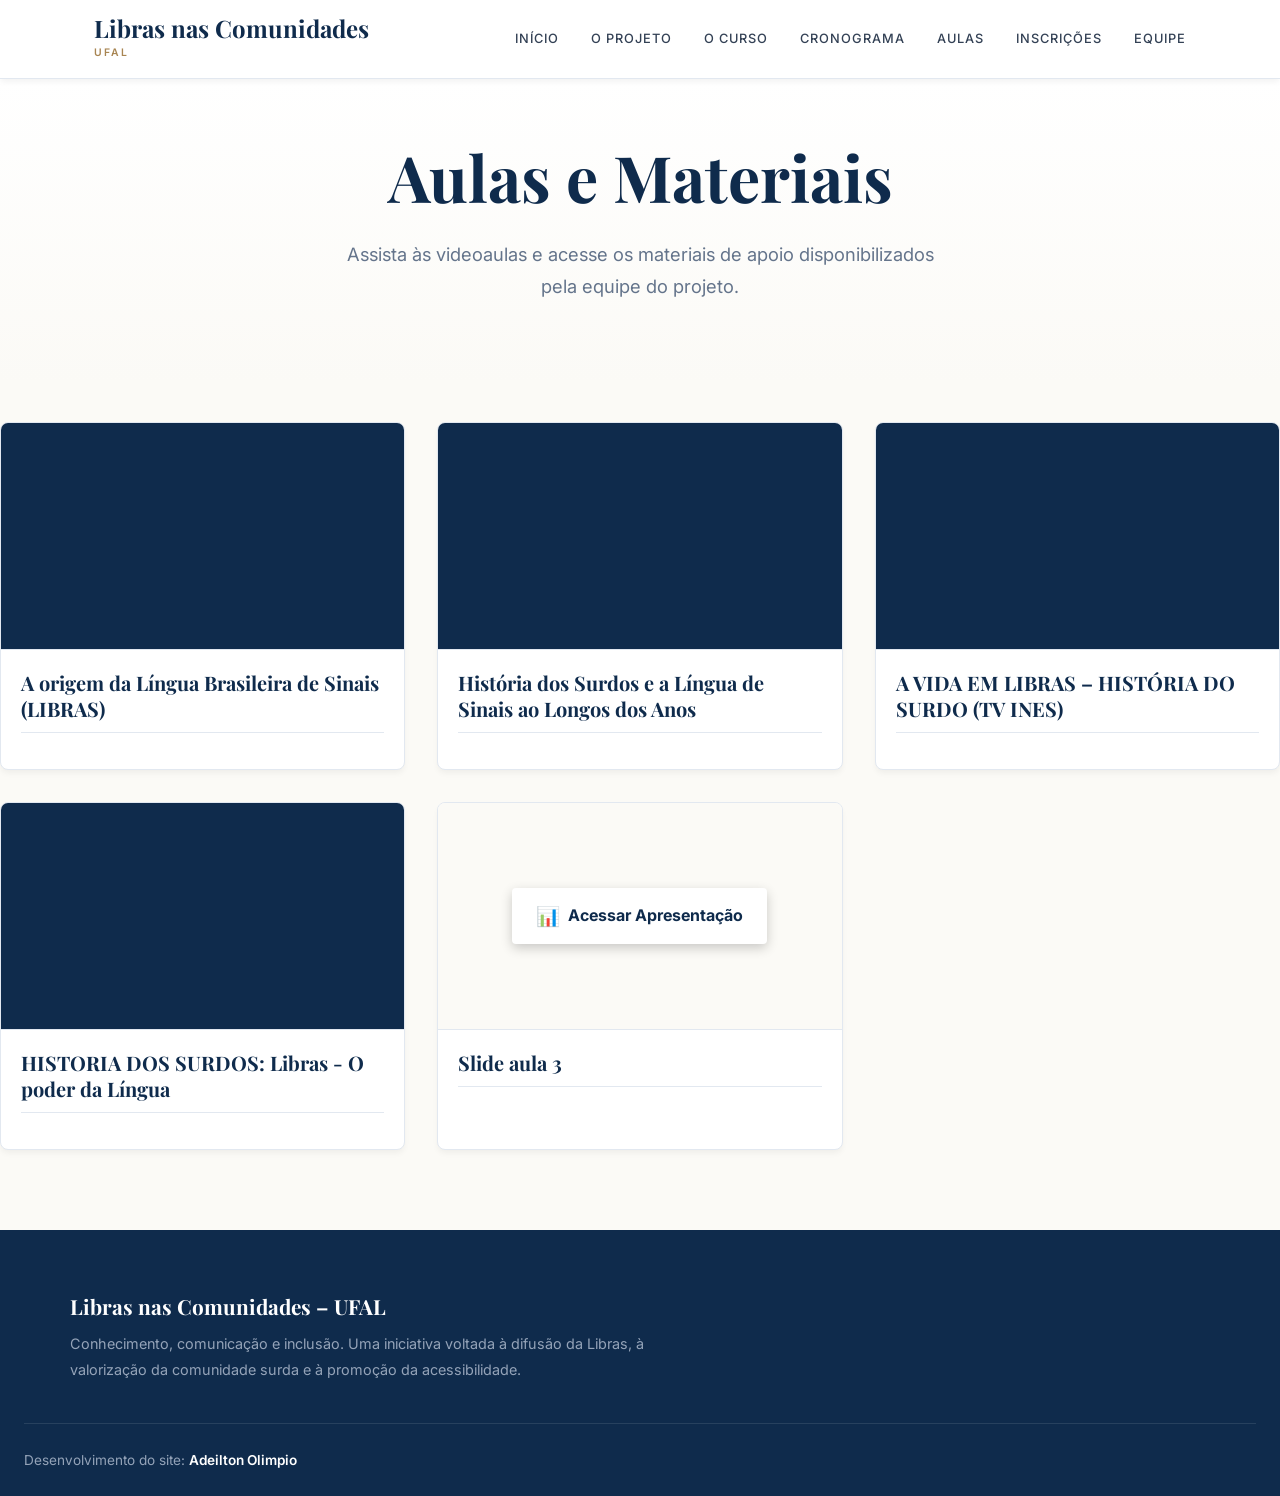
<file: aulas.html>
<!DOCTYPE html>
<html lang="pt-BR">
<head>
  <meta charset="UTF-8">
  <meta name="viewport" content="width=device-width, initial-scale=1.0">
  <title>Aulas e Materiais — Libras nas Comunidades | UFAL</title>
  <link rel="preconnect" href="https://fonts.googleapis.com">
  <link rel="preconnect" href="https://fonts.gstatic.com" crossorigin>
  <link href="https://fonts.googleapis.com/css2?family=Inter:wght@400;500;600;700&family=Playfair+Display:wght@600;700&display=swap" rel="stylesheet">
  <link rel="stylesheet" href="estilo.css">
  <style>
    .aulas-section { padding: 40px 0 80px; background: var(--cor-fundo); }
    .grid-videos { display: grid; grid-template-columns: repeat(auto-fill, minmax(320px, 1fr)); gap: 32px; }
    .video-card { background: var(--cor-superficie); border-radius: var(--borda-raio); border: 1px solid var(--cor-borda); overflow: hidden; display: flex; flex-direction: column; transition: 0.2s; box-shadow: var(--sombra-leve); }
    .video-card:hover { transform: translateY(-4px); box-shadow: 0 12px 24px -10px rgba(0,0,0,0.15); }
    
    .media-area { position: relative; width: 100%; aspect-ratio: 16 / 9; background: var(--cor-primaria); border-bottom: 1px solid var(--cor-borda); display: flex; align-items: center; justify-content: center; }
    .media-area iframe { position: absolute; inset: 0; width: 100%; height: 100%; border: 0; }
    
    .btn-slide { background: var(--cor-superficie); color: var(--cor-primaria); padding: 12px 24px; text-decoration: none; font-weight: 700; border-radius: 4px; display: inline-flex; align-items: center; gap: 8px; box-shadow: 0 4px 12px rgba(0,0,0,0.2); transition: 0.2s; z-index: 2; }
    .btn-slide:hover { background: var(--cor-fundo); transform: scale(1.05); }

    .video-info { padding: 20px; display: flex; flex-direction: column; flex: 1; }
    .video-title { font-family: var(--fonte-titulo); font-size: 1.25rem; color: var(--cor-primaria); margin: 0 0 10px 0; line-height: 1.3; }
    .video-desc { font-size: 0.9rem; color: var(--cor-texto-leve); margin-bottom: 20px; flex: 1; line-height: 1.6; }
    .video-actions { border-top: 1px solid var(--cor-borda); padding-top: 16px; }
    
    .materiais-titulo { font-size: 0.7rem; font-weight: 700; color: var(--cor-texto); text-transform: uppercase; margin-bottom: 10px; }
    .btn-download { display: inline-flex; align-items: center; gap: 8px; background: var(--cor-fundo); border: 1px solid var(--cor-borda); color: var(--cor-primaria); text-decoration: none; padding: 8px 12px; border-radius: 4px; font-size: 0.8rem; font-weight: 600; margin-bottom: 8px; margin-right: 8px; }
    .btn-download:hover { background: var(--cor-primaria); color: #fff; }
    .abnt { font-size: 0.75rem; color: var(--cor-texto-leve); font-style: italic; margin-top: 16px; padding-top: 12px; border-top: 1px dashed var(--cor-borda); }
  </style>
</head>
<body>
  <a class="skip-link" href="#main">Pular para o conteúdo principal</a>
  <header class="header">
    <div class="header-inner">
      <a href="index.html" class="brand" aria-label="Libras nas Comunidades — página inicial">
        <span class="brand-name">Libras nas Comunidades</span>
        <span class="brand-tag">UFAL</span>
      </a>
      <button class="nav-toggle" id="navToggle" type="button" aria-expanded="false" aria-controls="navMenu" aria-label="Abrir menu de navegação">Menu</button>
      <nav class="nav-menu" id="navMenu" aria-label="Navegação principal">
        <a href="index.html">Início</a>
        <a href="pagina.html?slug=sobre">O Projeto</a>
        <a href="pagina.html?slug=curso">O Curso</a>
        <a href="calendario.html">Cronograma</a>
        <a href="aulas.html" aria-current="page">Aulas</a>
        <a href="inscricoes.html">Inscrições</a>
      </nav>
    </div>
  </header>

  <main id="main">
    <section class="hero" style="padding-top: 60px; padding-bottom: 40px;">
      <div class="hero-content home-wrap">
        <h1>Aulas e Materiais</h1>
        <p>Assista às videoaulas e acesse os materiais de apoio disponibilizados pela equipe do projeto.</p>
      </div>
    </section>

    <section class="aulas-section">
      <div class="home-wrap">
        <div id="aulas-list" class="grid-videos">
          <p style="text-align: center; grid-column: 1/-1;">Carregando acervo...</p>
        </div>
      </div>
    </section>
  </main>

  <footer class="footer">
    <div class="footer-inner">
      <div class="footer-brand">
        <h4>Libras nas Comunidades – UFAL</h4>
        <p>Conhecimento, comunicação e inclusão. Uma iniciativa voltada à difusão da Libras, à valorização da comunidade surda e à promoção da acessibilidade.</p>
      </div>
    </div>
    <div class="footer-bottom">
      <p>Desenvolvimento do site: <strong>Adeilton Olimpio</strong></p>
    </div>
  </footer>

  <script>
    document.addEventListener('DOMContentLoaded', () => {
      const navToggle = document.getElementById('navToggle');
      const navMenu = document.getElementById('navMenu');
      const fallbackLinks = navMenu.innerHTML;
      navToggle.addEventListener('click', () => {
        const expanded = navToggle.getAttribute('aria-expanded') === 'true';
        navToggle.setAttribute('aria-expanded', String(!expanded));
        navMenu.classList.toggle('active', !expanded);
      });
      fetch('dados.json').then(r => r.json()).then(data => {
        if (data && data.paginas) {
          const fragment = document.createDocumentFragment();
          data.paginas.filter(p => p.publicada !== false && p.titulo).sort((a,b) => (a.ordem||0) - (b.ordem||0)).forEach(p => {
            let href = p.tipo === 'index' ? 'index.html' : p.tipo === 'calendario' ? 'calendario.html' : p.tipo === 'externo' ? p.arquivo : `pagina.html?slug=${p.slug}`;
            const link = document.createElement('a');
            link.href = href; link.textContent = p.titulo;
            if (window.location.pathname.endsWith(href)) link.setAttribute('aria-current', 'page');
            fragment.appendChild(link);
          });
          navMenu.replaceChildren(fragment);
        }
      }).catch(console.warn);

      const esc = s => String(s ?? '').replace(/[&<>"']/g, c => ({ '&': '&amp;', '<': '&lt;', '>': '&gt;', '"': '&quot;', "'": '&#39;' })[c]);
      function getIcone(url) { if (!url) return '📁'; const ext = url.split('.').pop().toLowerCase().split(/[?#]/)[0]; if (['jpg','png','jpeg','gif'].includes(ext)) return '🖼️'; if (['pdf'].includes(ext)) return '📄'; return '🔗'; }

      fetch('aulas-dados.json?t=' + Date.now()).then(r => r.json()).then(data => {
        const container = document.getElementById('aulas-list');
        const aulas = data.aulas || [];
        if (aulas.length === 0) { container.innerHTML = '<p style="text-align: center; grid-column: 1/-1;">Nenhuma aula publicada.</p>'; return; }
        container.innerHTML = aulas.map(aula => {
          let mediaHtml = '';
          if (aula.video) {
            const url = aula.video.toLowerCase();
            if (url.includes('youtube.com') || url.includes('youtu.be')) {
              let embedUrl = aula.video;
              if (url.includes('watch?v=')) embedUrl = aula.video.replace('watch?v=', 'embed/');
              if (url.includes('youtu.be/')) embedUrl = aula.video.replace('youtu.be/', 'youtube.com/embed/');
              mediaHtml = `<div class="media-area"><iframe src="${esc(embedUrl)}" allowfullscreen></iframe></div>`;
            } else {
              mediaHtml = `<div class="media-area" style="background: var(--cor-fundo);"><a href="${esc(aula.video)}" target="_blank" rel="noopener" class="btn-slide"><span style="font-size: 1.2rem;">📊</span> Acessar Apresentação</a></div>`;
            }
          } else {
             mediaHtml = `<div class="media-area"><div style="color: #94A3B8;">Mídia indisponível</div></div>`;
          }
          const descHtml = aula.descricao ? `<div class="video-desc">${esc(aula.descricao)}</div>` : '';
          let matHtml = '';
          if (aula.materiais && aula.materiais.length > 0) {
            matHtml = `<div class="materiais-titulo">Materiais de Apoio</div>` + aula.materiais.map(m => `<a href="${esc(m.url)}" target="_blank" class="btn-download"><span>${getIcone(m.url)}</span> ${esc(m.titulo)}</a>`).join('');
          }
          const abntHtml = aula.referencia ? `<div class="abnt"><strong>Ref:</strong> ${esc(aula.referencia)}</div>` : '';
          return `<article class="video-card">${mediaHtml}<div class="video-info"><h2 class="video-title">${esc(aula.titulo)}</h2>${descHtml}<div class="video-actions">${matHtml}${abntHtml}</div></div></article>`;
        }).join('');
      });
    });
  </script>
</body>
</html>
</file>
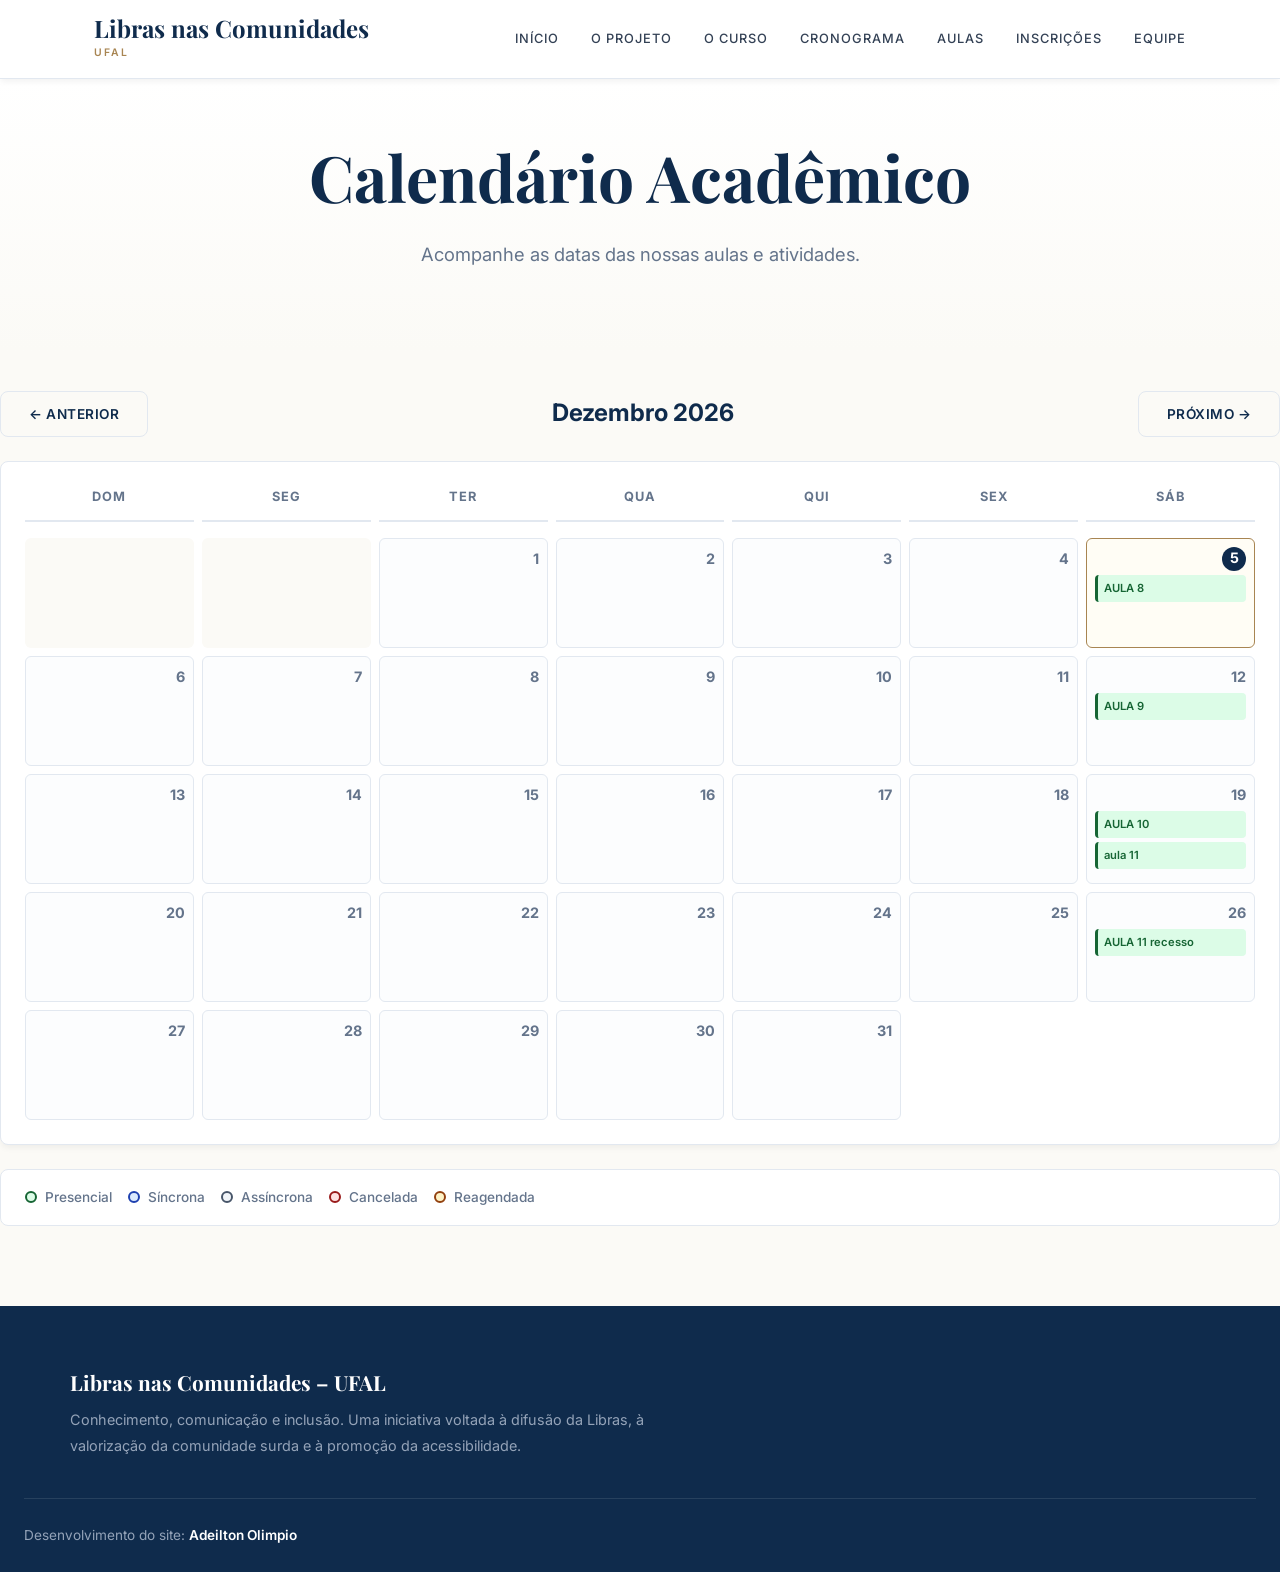
<file: calendario.html>
<!DOCTYPE html>
<html lang="pt-BR">
<head>
  <meta charset="UTF-8">
  <meta name="viewport" content="width=device-width, initial-scale=1.0">
  <title>Calendário Acadêmico — Libras nas Comunidades | UFAL</title>
  <link rel="preconnect" href="https://fonts.googleapis.com">
  <link rel="preconnect" href="https://fonts.gstatic.com" crossorigin>
  <link href="https://fonts.googleapis.com/css2?family=Inter:wght@400;500;600;700&family=Playfair+Display:wght@600;700&display=swap" rel="stylesheet">
  <link rel="stylesheet" href="estilo.css">
  <style>
    .calendar-section { padding: 40px 0 80px; background: var(--cor-fundo); }
    .calendar-controls { display: flex; justify-content: space-between; align-items: center; margin-bottom: 24px; }
    .calendar-controls h2 { font-family: var(--cor-primaria); font-size: 1.5rem; color: var(--cor-primaria); margin: 0; text-transform: capitalize; }
    
    .calendar-grid { display: grid; grid-template-columns: repeat(7, 1fr); gap: 8px; background: var(--cor-superficie); padding: 24px; border-radius: var(--borda-raio); border: 1px solid var(--cor-borda); box-shadow: var(--sombra-leve); }
    .day-name { text-align: center; font-weight: 700; font-size: 0.8rem; text-transform: uppercase; color: var(--cor-texto-leve); letter-spacing: 1px; padding-bottom: 12px; border-bottom: 2px solid var(--cor-borda); margin-bottom: 8px; }
    .day-cell { min-height: 110px; border: 1px solid var(--cor-borda); border-radius: 6px; padding: 8px; background: #FCFDFE; display: flex; flex-direction: column; gap: 4px; }
    .day-cell.empty { background: var(--cor-fundo); border-color: transparent; }
    .day-number { font-weight: 700; color: var(--cor-texto-leve); font-size: 0.9rem; align-self: flex-end; }
    .day-cell.today { border-color: var(--cor-destaque); background: #FFFDF5; }
    .day-cell.today .day-number { color: #fff; background: var(--cor-primaria); border-radius: 50%; width: 24px; height: 24px; display: flex; align-items: center; justify-content: center; }
    
    .event-badge { font-size: 0.7rem; font-weight: 600; padding: 4px 6px; border-radius: 4px; border-left: 3px solid; white-space: nowrap; overflow: hidden; text-overflow: ellipsis; }
    .ev-presencial { background: #DCFCE7; color: #166534; border-color: #166534; }
    .ev-sincrona { background: #DBEAFE; color: #1E40AF; border-color: #1E40AF; }
    .ev-assincrona { background: #F1F5F9; color: #475569; border-color: #475569; }
    .ev-cancelada { background: #FEE2E2; color: #991B1B; border-color: #991B1B; text-decoration: line-through; }
    .ev-reagendada { background: #FEF3C7; color: #92400E; border-color: #92400E; }

    .calendar-legend { display: flex; flex-wrap: wrap; gap: 16px; margin-top: 24px; padding: 16px 24px; background: var(--cor-superficie); border: 1px solid var(--cor-borda); border-radius: var(--borda-raio); }
    .legend-item { display: flex; align-items: center; gap: 8px; font-size: 0.85rem; color: var(--cor-texto-leve); font-weight: 500; }
    .legend-dot { width: 12px; height: 12px; border-radius: 50%; border: 2px solid; }
    
    @media (max-width: 760px) {
      .calendar-grid { gap: 4px; padding: 12px; }
      .day-cell { min-height: 80px; padding: 4px; }
      .event-badge { font-size: 0.6rem; padding: 2px; }
      .day-name { font-size: 0.65rem; }
    }
  </style>
</head>
<body>
  <a class="skip-link" href="#main">Pular para o conteúdo principal</a>
  <header class="header">
    <div class="header-inner">
      <a href="index.html" class="brand" aria-label="Libras nas Comunidades — página inicial">
        <span class="brand-name">Libras nas Comunidades</span>
        <span class="brand-tag">UFAL</span>
      </a>
      <button class="nav-toggle" id="navToggle" type="button" aria-expanded="false" aria-controls="navMenu" aria-label="Abrir menu de navegação">Menu</button>
      <nav class="nav-menu" id="navMenu" aria-label="Navegação principal">
        <a href="index.html">Início</a>
        <a href="pagina.html?slug=sobre">O Projeto</a>
        <a href="pagina.html?slug=curso">O Curso</a>
        <a href="calendario.html" aria-current="page">Cronograma</a>
        <a href="aulas.html">Aulas</a>
        <a href="inscricoes.html">Inscrições</a>
      </nav>
    </div>
  </header>

  <main id="main">
    <section class="hero" style="padding-top: 60px; padding-bottom: 40px;">
      <div class="hero-content home-wrap">
        <h1>Calendário Acadêmico</h1>
        <p>Acompanhe as datas das nossas aulas e atividades.</p>
      </div>
    </section>

    <section class="calendar-section">
      <div class="home-wrap">
        <div class="calendar-controls">
          <button class="btn btn-outline" id="btn-prev">&larr; Anterior</button>
          <h2 id="month-display">Carregando...</h2>
          <button class="btn btn-outline" id="btn-next">Próximo &rarr;</button>
        </div>
        <div class="calendar-grid" id="calendar-body"></div>
        <div class="calendar-legend">
          <div class="legend-item"><span class="legend-dot ev-presencial"></span> Presencial</div>
          <div class="legend-item"><span class="legend-dot ev-sincrona"></span> Síncrona</div>
          <div class="legend-item"><span class="legend-dot ev-assincrona"></span> Assíncrona</div>
          <div class="legend-item"><span class="legend-dot ev-cancelada"></span> Cancelada</div>
          <div class="legend-item"><span class="legend-dot ev-reagendada"></span> Reagendada</div>
        </div>
      </div>
    </section>
  </main>

  <footer class="footer">
    <div class="footer-inner">
      <div class="footer-brand">
        <h4>Libras nas Comunidades – UFAL</h4>
        <p>Conhecimento, comunicação e inclusão. Uma iniciativa voltada à difusão da Libras, à valorização da comunidade surda e à promoção da acessibilidade.</p>
      </div>
    </div>
    <div class="footer-bottom">
      <p>Desenvolvimento do site: <strong>Adeilton Olimpio</strong></p>
    </div>
  </footer>

  <script>
    document.addEventListener('DOMContentLoaded', () => {
      const navToggle = document.getElementById('navToggle');
      const navMenu = document.getElementById('navMenu');
      const fallbackLinks = navMenu.innerHTML;
      navToggle.addEventListener('click', () => {
        const expanded = navToggle.getAttribute('aria-expanded') === 'true';
        navToggle.setAttribute('aria-expanded', String(!expanded));
        navMenu.classList.toggle('active', !expanded);
      });

      fetch('dados.json').then(r => r.json()).then(data => {
        if (data && data.paginas) {
          const fragment = document.createDocumentFragment();
          data.paginas.filter(p => p.publicada !== false && p.titulo).sort((a,b) => (a.ordem||0) - (b.ordem||0)).forEach(p => {
            let href = p.tipo === 'index' ? 'index.html' : p.tipo === 'calendario' ? 'calendario.html' : p.tipo === 'externo' ? p.arquivo : `pagina.html?slug=${p.slug}`;
            const link = document.createElement('a');
            link.href = href; link.textContent = p.titulo;
            if (window.location.pathname.endsWith(href)) link.setAttribute('aria-current', 'page');
            fragment.appendChild(link);
          });
          navMenu.replaceChildren(fragment);
        }
      }).catch(console.warn);
      
      let currentDate = new Date();
      let eventsData = [];
      const monthNames = ["Janeiro", "Fevereiro", "Março", "Abril", "Maio", "Junho", "Julho", "Agosto", "Setembro", "Outubro", "Novembro", "Dezembro"];
      const dayNames = ["Dom", "Seg", "Ter", "Qua", "Qui", "Sex", "Sáb"];

      fetch('dados.json?t=' + Date.now()).then(res => res.json()).then(D => {
        eventsData = D.calendario?.eventos || [];
        renderCalendar();
      });

      function renderCalendar() {
        const year = currentDate.getFullYear();
        const month = currentDate.getMonth();
        document.getElementById('month-display').textContent = `${monthNames[month]} ${year}`;
        const firstDay = new Date(year, month, 1).getDay();
        const daysInMonth = new Date(year, month + 1, 0).getDate();
        let html = dayNames.map(d => `<div class="day-name">${d}</div>`).join('');
        for (let i = 0; i < firstDay; i++) html += `<div class="day-cell empty"></div>`;
        const today = new Date();
        for (let day = 1; day <= daysInMonth; day++) {
          const dateStr = `${year}-${String(month + 1).padStart(2, '0')}-${String(day).padStart(2, '0')}`;
          const isToday = day === today.getDate() && month === today.getMonth() && year === today.getFullYear();
          const dayEvents = eventsData.filter(e => e.data === dateStr);
          const eventsHtml = dayEvents.map(e => {
            let css = 'ev-presencial';
            if (e.tipo === 'online' || e.tipo === 'sincrona') css = 'ev-sincrona';
            else if (e.tipo === 'assincrona') css = 'ev-assincrona';
            else if (e.tipo === 'cancelada') css = 'ev-cancelada';
            else if (e.tipo === 'reagendada') css = 'ev-reagendada';
            return `<div class="event-badge ${css}" title="${e.titulo}">${e.titulo}</div>`;
          }).join('');
          html += `<div class="day-cell ${isToday ? 'today' : ''}"><div class="day-number">${day}</div>${eventsHtml}</div>`;
        }
        document.getElementById('calendar-body').innerHTML = html;
      }

      document.getElementById('btn-prev').onclick = () => { currentDate.setMonth(currentDate.getMonth() - 1); renderCalendar(); };
      document.getElementById('btn-next').onclick = () => { currentDate.setMonth(currentDate.getMonth() + 1); renderCalendar(); };
    });
  </script>
</body>
</html>
</file>
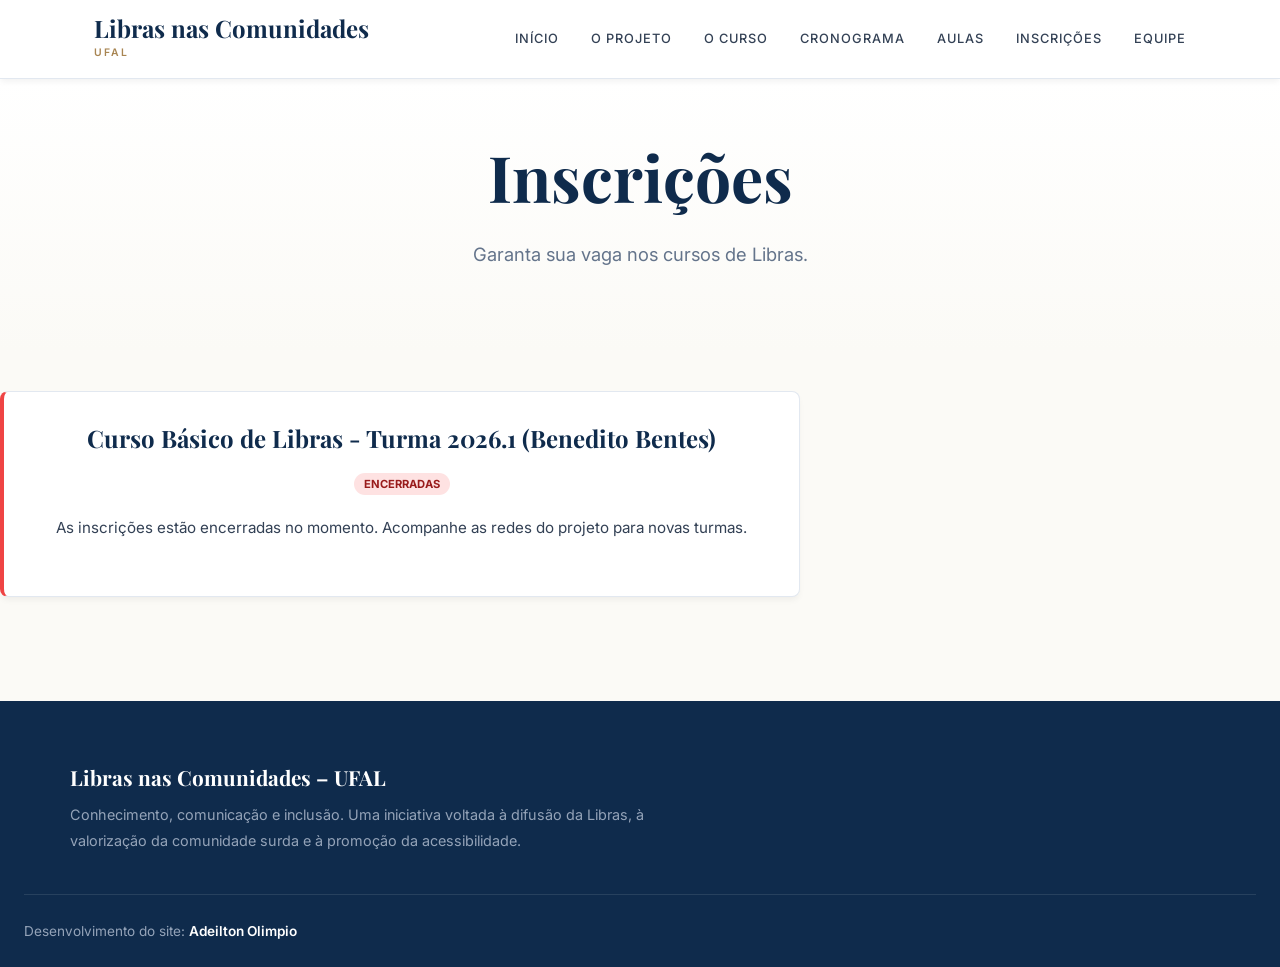
<file: inscricoes.html>
<!DOCTYPE html>
<html lang="pt-BR">
<head>
  <meta charset="UTF-8">
  <meta name="viewport" content="width=device-width, initial-scale=1.0">
  <title>Inscrições — Libras nas Comunidades | UFAL</title>
  <link rel="preconnect" href="https://fonts.googleapis.com">
  <link rel="preconnect" href="https://fonts.gstatic.com" crossorigin>
  <link href="https://fonts.googleapis.com/css2?family=Inter:wght@400;500;600;700&family=Playfair+Display:wght@600;700&display=swap" rel="stylesheet">
  <link rel="stylesheet" href="estilo.css">
  <style>
    .inscricao-card { background: var(--cor-superficie); border: 1px solid var(--cor-borda); border-radius: var(--borda-raio); padding: 32px; margin-bottom: 24px; box-shadow: var(--sombra-leve); border-left: 4px solid var(--cor-sucesso, #10B981); }
    .inscricao-card.fechada { border-left-color: var(--cor-perigo, #EF4444); }
    .inscricao-header { display: flex; justify-content: space-between; align-items: flex-start; margin-bottom: 16px; flex-wrap: wrap; gap: 10px; }
    .inscricao-header h2 { font-family: var(--fonte-titulo); color: var(--cor-primaria); font-size: 1.5rem; margin: 0; }
    .inscricao-info { font-size: 0.95rem; color: var(--cor-texto); margin-bottom: 24px; line-height: 1.6; }
    .inscricao-acoes { display: flex; gap: 12px; flex-wrap: wrap; }
    .badge { padding: 4px 10px; border-radius: 20px; font-size: 0.7rem; font-weight: 700; text-transform: uppercase; }
    .badge-aberta { background: #DCFCE7; color: #166534; }
    .badge-fechada { background: #FEE2E2; color: #991B1B; }
  </style>
</head>
<body>
  <a class="skip-link" href="#main">Pular para o conteúdo principal</a>
  <header class="header">
    <div class="header-inner">
      <a href="index.html" class="brand" aria-label="Libras nas Comunidades — página inicial">
        <span class="brand-name">Libras nas Comunidades</span>
        <span class="brand-tag">UFAL</span>
      </a>
      <button class="nav-toggle" id="navToggle" type="button" aria-expanded="false" aria-controls="navMenu" aria-label="Abrir menu de navegação">Menu</button>
      <nav class="nav-menu" id="navMenu" aria-label="Navegação principal">
        <a href="index.html">Início</a>
        <a href="pagina.html?slug=sobre">O Projeto</a>
        <a href="pagina.html?slug=curso">O Curso</a>
        <a href="calendario.html">Cronograma</a>
        <a href="aulas.html">Aulas</a>
        <a href="inscricoes.html" aria-current="page">Inscrições</a>
      </nav>
    </div>
  </header>

  <main id="main">
    <section class="hero" style="padding-top: 60px; padding-bottom: 40px;">
      <div class="hero-content home-wrap">
        <h1>Inscrições</h1>
        <p>Garanta sua vaga nos cursos de Libras.</p>
      </div>
    </section>

    <section style="padding: 40px 0 80px; background: var(--cor-fundo);">
      <div class="home-wrap" style="max-width: 800px;">
        <div id="inscricoes-container">
          <p style="text-align: center;">Carregando informações de inscrição...</p>
        </div>
      </div>
    </section>
  </main>

  <footer class="footer">
    <div class="footer-inner">
      <div class="footer-brand">
        <h4>Libras nas Comunidades – UFAL</h4>
        <p>Conhecimento, comunicação e inclusão. Uma iniciativa voltada à difusão da Libras, à valorização da comunidade surda e à promoção da acessibilidade.</p>
      </div>
    </div>
    <div class="footer-bottom">
      <p>Desenvolvimento do site: <strong>Adeilton Olimpio</strong></p>
    </div>
  </footer>

  <script>
    document.addEventListener('DOMContentLoaded', () => {
      const navToggle = document.getElementById('navToggle');
      const navMenu = document.getElementById('navMenu');
      const fallbackLinks = navMenu.innerHTML;
      navToggle.addEventListener('click', () => {
        const expanded = navToggle.getAttribute('aria-expanded') === 'true';
        navToggle.setAttribute('aria-expanded', String(!expanded));
        navMenu.classList.toggle('active', !expanded);
      });
      fetch('dados.json').then(r => r.json()).then(data => {
        if (data && data.paginas) {
          const fragment = document.createDocumentFragment();
          data.paginas.filter(p => p.publicada !== false && p.titulo).sort((a,b) => (a.ordem||0) - (b.ordem||0)).forEach(p => {
            let href = p.tipo === 'index' ? 'index.html' : p.tipo === 'calendario' ? 'calendario.html' : p.tipo === 'externo' ? p.arquivo : `pagina.html?slug=${p.slug}`;
            const link = document.createElement('a');
            link.href = href; link.textContent = p.titulo;
            if (window.location.pathname.endsWith(href)) link.setAttribute('aria-current', 'page');
            fragment.appendChild(link);
          });
          navMenu.replaceChildren(fragment);
        }
      }).catch(console.warn);

      Promise.all([fetch('dados.json?t='+Date.now()).then(r=>r.json()), fetch('academico-dados.json?t='+Date.now()).then(r=>r.json())]).then(([D, A]) => {
        const container = document.getElementById('inscricoes-container');
        const turmas = A.turmas || [];
        const cursos = A.cursos || [];
        const linkSigaa = D.configInscricoes?.linkSigaa || 'https://sigaa.sig.ufal.br/';
        const msgEncerrada = D.configInscricoes?.msgEncerrado || 'As inscrições estão encerradas.';

        if (turmas.length === 0) { container.innerHTML = `<div class="inscricao-card fechada"><div class="inscricao-header" style="justify-content:center;"><h2>Nenhuma turma disponível</h2></div><p class="inscricao-info" style="text-align:center;">${msgEncerrada}</p></div>`; return; }

        container.innerHTML = turmas.map(t => {
          const curso = cursos.find(c => c.id === t.cursoId) || { nome: 'Curso de Libras' };
          const isAberta = t.status === 'Inscrições Abertas';
          if (!isAberta) { return `<div class="inscricao-card fechada"><div class="inscricao-header" style="justify-content:center;"><h2>${curso.nome} - ${t.nome}</h2></div><div style="text-align:center;margin-bottom:20px;"><span class="badge badge-fechada">Encerradas</span></div><p class="inscricao-info" style="text-align:center;">${msgEncerrada}</p></div>`; }
          
          return `
            <div class="inscricao-card">
              <div class="inscricao-header">
                <h2>${curso.nome} - ${t.nome}</h2>
                <span class="badge badge-aberta">Inscrições Abertas</span>
              </div>
              <div class="inscricao-info">
                <strong>Período do curso:</strong> ${t.dataInicio.split('-').reverse().join('/')} a ${t.dataFim.split('-').reverse().join('/')}<br>
                <strong>Vagas disponíveis:</strong> ${t.vagas} vagas
              </div>
              <div class="inscricao-acoes">
                ${t.linkFormulario ? `<a href="${t.linkFormulario}" target="_blank" class="btn btn-ava" style="background: var(--cor-sucesso, #10B981); color: white;">1. Preencher Formulário</a>` : ''}
                <a href="${linkSigaa}" target="_blank" class="btn btn-outline">2. Cadastrar no SIGAA</a>
              </div>
            </div>`;
        }).join('');
      });
    });
  </script>
</body>
</html>
</file>
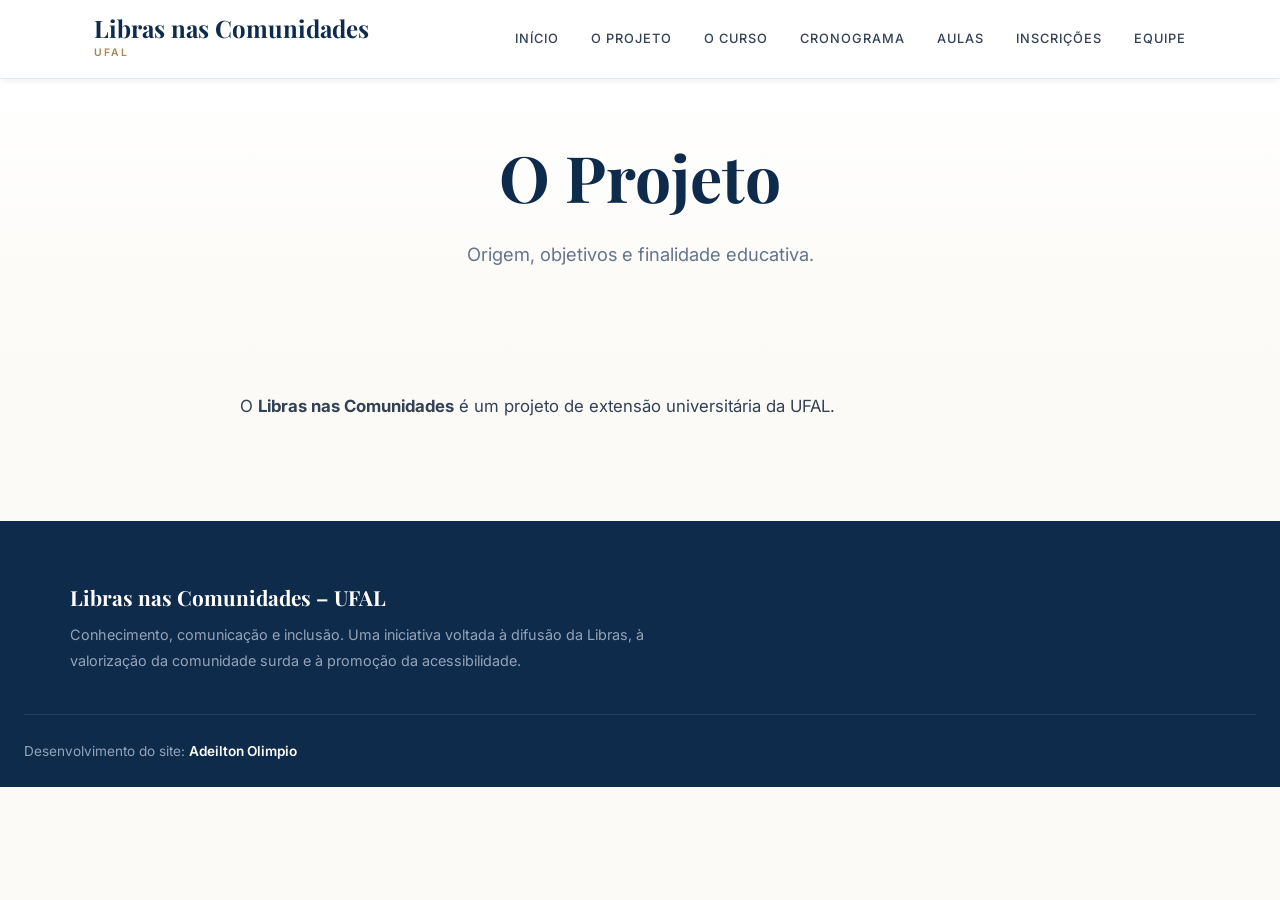
<file: pagina.html>
<!DOCTYPE html>
<html lang="pt-BR">
<head>
  <meta charset="UTF-8">
  <meta name="viewport" content="width=device-width, initial-scale=1.0">
  <title>Página — Libras nas Comunidades | UFAL</title>
  <link rel="preconnect" href="https://fonts.googleapis.com">
  <link rel="preconnect" href="https://fonts.gstatic.com" crossorigin>
  <link href="https://fonts.googleapis.com/css2?family=Inter:wght@400;500;600;700&family=Playfair+Display:wght@600;700&display=swap" rel="stylesheet">
  <link rel="stylesheet" href="estilo.css">
  <style>
    .conteudo-html { max-width: 800px; margin: 0 auto; padding: 40px 0 80px; }
    .conteudo-html h2 { font-family: var(--fonte-titulo); font-size: 1.8rem; color: var(--cor-primaria); margin: 40px 0 16px; }
    .conteudo-html h3 { font-family: var(--fonte-titulo); font-size: 1.4rem; color: var(--cor-primaria); margin: 32px 0 12px; }
    .conteudo-html p { font-size: 1.05rem; line-height: 1.8; margin-bottom: 20px; color: var(--cor-texto); }
    .conteudo-html ul, .conteudo-html ol { margin: 0 0 24px 24px; font-size: 1.05rem; line-height: 1.8; color: var(--cor-texto); }
    .conteudo-html li { margin-bottom: 8px; }
    .conteudo-html a { color: var(--cor-destaque); font-weight: 600; text-decoration: underline; }
  </style>
</head>
<body>
  <a class="skip-link" href="#main">Pular para o conteúdo principal</a>
  <header class="header">
    <div class="header-inner">
      <a href="index.html" class="brand" aria-label="Libras nas Comunidades — página inicial">
        <span class="brand-name">Libras nas Comunidades</span>
        <span class="brand-tag">UFAL</span>
      </a>
      <button class="nav-toggle" id="navToggle" type="button" aria-expanded="false" aria-controls="navMenu" aria-label="Abrir menu de navegação">Menu</button>
      <nav class="nav-menu" id="navMenu" aria-label="Navegação principal">
        <a href="index.html">Início</a>
        <a href="pagina.html?slug=sobre">O Projeto</a>
        <a href="pagina.html?slug=curso">O Curso</a>
        <a href="calendario.html">Cronograma</a>
        <a href="aulas.html">Aulas</a>
        <a href="inscricoes.html">Inscrições</a>
      </nav>
    </div>
  </header>

  <main id="main">
    <section class="hero" style="padding-top: 60px; padding-bottom: 40px;">
      <div class="hero-content home-wrap">
        <h1 id="page-title">Carregando...</h1>
        <p id="page-desc"></p>
      </div>
    </section>

    <section style="background: var(--cor-fundo);">
      <div class="home-wrap">
        <div class="conteudo-html" id="page-content">
          <!-- Conteúdo injetado via JS -->
        </div>
      </div>
    </section>
  </main>

  <footer class="footer">
    <div class="footer-inner">
      <div class="footer-brand">
        <h4>Libras nas Comunidades – UFAL</h4>
        <p>Conhecimento, comunicação e inclusão. Uma iniciativa voltada à difusão da Libras, à valorização da comunidade surda e à promoção da acessibilidade.</p>
      </div>
    </div>
    <div class="footer-bottom">
      <p>Desenvolvimento do site: <strong>Adeilton Olimpio</strong></p>
    </div>
  </footer>

  <script>
    document.addEventListener('DOMContentLoaded', () => {
      const navToggle = document.getElementById('navToggle');
      const navMenu = document.getElementById('navMenu');
      const fallbackLinks = navMenu.innerHTML;
      navToggle.addEventListener('click', () => {
        const expanded = navToggle.getAttribute('aria-expanded') === 'true';
        navToggle.setAttribute('aria-expanded', String(!expanded));
        navMenu.classList.toggle('active', !expanded);
      });
      fetch('dados.json').then(r => r.json()).then(data => {
        if (data && data.paginas) {
          const fragment = document.createDocumentFragment();
          data.paginas.filter(p => p.publicada !== false && p.titulo).sort((a,b) => (a.ordem||0) - (b.ordem||0)).forEach(p => {
            let href = p.tipo === 'index' ? 'index.html' : p.tipo === 'calendario' ? 'calendario.html' : p.tipo === 'externo' ? p.arquivo : `pagina.html?slug=${p.slug}`;
            const link = document.createElement('a');
            link.href = href; link.textContent = p.titulo;
            if (window.location.search.includes(`slug=${p.slug}`)) link.setAttribute('aria-current', 'page');
            fragment.appendChild(link);
          });
          navMenu.replaceChildren(fragment);

          // Carrega o conteúdo da página
          const params = new URLSearchParams(window.location.search);
          const slug = params.get('slug') || 'sobre';
          const pagina = data.paginas.find(p => p.slug === slug);

          if (pagina) {
            document.title = `${pagina.titulo} — Libras nas Comunidades`;
            document.getElementById('page-title').textContent = pagina.titulo;
            document.getElementById('page-desc').textContent = pagina.descricao || '';
            document.getElementById('page-content').innerHTML = pagina.html || '<p>Conteúdo em construção.</p>';
          } else {
            document.getElementById('page-title').textContent = 'Página não encontrada';
            document.getElementById('page-content').innerHTML = '<p>O conteúdo solicitado não existe.</p>';
          }
        }
      }).catch(console.warn);
    });
  </script>
</body>
</html>
</file>
<file: estilo.css>
/* ==========================================================
   LIBRAS NAS COMUNIDADES — DESIGN SYSTEM GLOBAL
   ========================================================== */

:root {
  /* Paleta de Cores */
  --cor-primaria: #0F2B4C;      /* Azul Marinho Institucional */
  --cor-secundaria: #1E4E8C;    /* Azul para links e hovers */
  --cor-destaque: #A88552;      /* Dourado para detalhes */
  --cor-ava: #1F6F43;           /* Verde para o Moodle */
  --cor-fundo: #FBFAF6;         /* Off-white confortável */
  --cor-superficie: #FFFFFF;    /* Branco puro para cards */
  --cor-texto: #334155;         /* Cinza escuro para leitura */
  --cor-texto-leve: #64748B;    /* Cinza para subtítulos */
  --cor-borda: #E2E8F0;         /* Cinza claro para bordas */

  /* Tipografia */
  --fonte-titulo: 'Playfair Display', Georgia, serif;
  --fonte-corpo: 'Inter', system-ui, -apple-system, sans-serif;

  /* Espaçamentos e Layout */
  --largura-maxima: 1140px;
  --espaco-secao: 80px;
  --borda-raio: 8px;
  --sombra-leve: 0 4px 6px -1px rgba(0, 0, 0, 0.05);
  --transicao: 0.3s ease;
}

/* ==========================================================
   RESET E CONFIGURAÇÕES BÁSICAS
   ========================================================== */
* {
  margin: 0;
  padding: 0;
  box-sizing: border-box;
}

html {
  scroll-behavior: smooth;
}

body {
  font-family: var(--fonte-corpo);
  background-color: var(--cor-fundo);
  color: var(--cor-texto);
  line-height: 1.7;
  -webkit-font-smoothing: antialiased;
}

h1, h2, h3, h4 {
  font-family: var(--fonte-titulo);
  color: var(--cor-primaria);
  line-height: 1.2;
  font-weight: 700;
}

a {
  color: var(--cor-secundaria);
  text-decoration: none;
  transition: color var(--transicao);
}

a:hover {
  color: var(--cor-primaria);
}

img {
  max-width: 100%;
  height: auto;
  display: block;
}

/* Acessibilidade */
.skip-link {
  position: absolute;
  top: -100px;
  left: 16px;
  background: var(--cor-primaria);
  color: #FFF;
  padding: 12px 24px;
  z-index: 9999;
  border-radius: 0 0 var(--borda-raio) var(--borda-raio);
  transition: top var(--transicao);
}
.skip-link:focus {
  top: 0;
}
:focus-visible {
  outline: 2px solid var(--cor-destaque);
  outline-offset: 4px;
}

/* ==========================================================
   TOPBAR E HEADER (Navegação)
   ========================================================== */
.topbar {
  background-color: var(--cor-primaria);
  color: #94A3B8;
  font-size: 0.7rem;
  text-transform: uppercase;
  letter-spacing: 1.5px;
  text-align: center;
  padding: 10px 16px;
  font-weight: 500;
}

.header {
  background-color: var(--cor-superficie);
  border-bottom: 1px solid var(--cor-borda);
  position: sticky;
  top: 0;
  z-index: 100;
  box-shadow: var(--sombra-leve);
}

.header-inner {
  max-width: var(--largura-maxima);
  margin: 0 auto;
  padding: 16px 24px;
  display: flex;
  justify-content: space-between;
  align-items: center;
}

.brand {
  display: flex;
  flex-direction: column;
}

.brand-name {
  font-family: var(--fonte-titulo);
  font-size: 1.5rem;
  font-weight: 700;
  color: var(--cor-primaria);
  line-height: 1;
}

.brand-tag {
  font-size: 0.65rem;
  text-transform: uppercase;
  letter-spacing: 2px;
  color: var(--cor-destaque);
  font-weight: 600;
  margin-top: 4px;
}

/* Menu Hamburguer Mobile */
.nav-toggle {
  display: block;
  background: none;
  border: 1px solid var(--cor-borda);
  padding: 8px 16px;
  border-radius: var(--borda-raio);
  color: var(--cor-primaria);
  font-weight: 600;
  cursor: pointer;
  font-family: var(--fonte-corpo);
}

.nav-menu {
  display: none;
  position: absolute;
  top: 100%;
  left: 0;
  right: 0;
  background-color: var(--cor-superficie);
  border-bottom: 1px solid var(--cor-borda);
  flex-direction: column;
  padding: 16px 24px;
}

.nav-menu.active {
  display: flex;
}

.nav-menu a {
  color: var(--cor-texto);
  font-size: 0.85rem;
  font-weight: 500;
  padding: 12px 0;
  border-bottom: 1px solid var(--cor-borda);
  text-transform: uppercase;
  letter-spacing: 1px;
}
.nav-menu a:last-child { border-bottom: none; }

/* ==========================================================
   BOTÕES (Componente Global)
   ========================================================== */
.btn {
  display: inline-flex;
  align-items: center;
  justify-content: center;
  padding: 14px 28px;
  font-size: 0.85rem;
  font-weight: 600;
  border-radius: var(--borda-raio);
  border: 1px solid transparent;
  cursor: pointer;
  transition: all var(--transicao);
  text-transform: uppercase;
  letter-spacing: 0.5px;
  font-family: var(--fonte-corpo);
  text-align: center;
}

.btn-primario {
  background-color: var(--cor-primaria);
  color: #FFF;
}
.btn-primario:hover {
  background-color: var(--cor-secundaria);
  color: #FFF;
}

.btn-ava {
  background-color: var(--cor-ava);
  color: #FFF;
  box-shadow: 0 4px 12px rgba(31, 111, 67, 0.25);
}
.btn-ava:hover {
  background-color: #154F2F;
  color: #FFF;
  transform: translateY(-2px);
}

.btn-outline {
  background: transparent;
  border: 1px solid var(--cor-borda);
  color: var(--cor-primaria);
}
.btn-outline:hover {
  border-color: var(--cor-primaria);
  background: #FFF;
}

/* ==========================================================
   SEÇÃO HERO (Destaque Inicial)
   ========================================================== */
.hero {
  padding: 80px 24px;
  text-align: center;
  background: linear-gradient(180deg, var(--cor-superficie) 0%, var(--cor-fundo) 100%);
}

.hero-content {
  max-width: 800px;
  margin: 0 auto;
}

.hero-eyebrow {
  display: inline-block;
  font-size: 0.75rem;
  font-weight: 700;
  color: var(--cor-destaque);
  text-transform: uppercase;
  letter-spacing: 2px;
  margin-bottom: 24px;
}

.hero h1 {
  font-size: clamp(2.5rem, 6vw, 4rem);
  margin-bottom: 24px;
}

.hero p {
  font-size: 1.15rem;
  color: var(--cor-texto-leve);
  margin-bottom: 40px;
  max-width: 600px;
  margin-inline: auto;
}

.hero-actions {
  display: flex;
  flex-direction: column;
  gap: 16px;
  max-width: 320px;
  margin: 0 auto;
}

/* ==========================================================
   CONTAINER E CARDS
   ========================================================== */
.container {
  max-width: var(--largura-maxima);
  margin: 0 auto;
  padding: var(--espaco-secao) 24px;
}

.grid-cards {
  display: grid;
  grid-template-columns: 1fr;
  gap: 32px;
}

.card {
  background-color: var(--cor-superficie);
  border: 1px solid var(--cor-borda);
  border-radius: var(--borda-raio);
  padding: 32px;
  transition: transform var(--transicao), box-shadow var(--transicao);
}

.card:hover {
  transform: translateY(-4px);
  box-shadow: 0 12px 24px -10px rgba(0, 0, 0, 0.08);
}

.card-icon {
  font-size: 2.5rem;
  margin-bottom: 20px;
}

.card h3 {
  font-size: 1.4rem;
  margin-bottom: 16px;
}

.card p {
  font-size: 0.95rem;
  color: var(--cor-texto-leve);
  margin-bottom: 24px;
}

/* ==========================================================
   RODAPÉ
   ========================================================== */
.footer {
  background-color: var(--cor-primaria);
  color: #94A3B8;
  padding: 64px 24px 24px;
  margin-top: auto;
}

.footer-inner {
  max-width: var(--largura-maxima);
  margin: 0 auto;
  display: flex;
  flex-direction: column;
  gap: 40px;
  text-align: center;
}

.footer-brand h4 {
  color: #FFF;
  font-size: 1.3rem;
  margin-bottom: 12px;
}

.footer-brand p {
  font-size: 0.9rem;
  max-width: 600px;
  margin: 0 auto;
  line-height: 1.8;
}

.footer-bottom {
  border-top: 1px solid rgba(255, 255, 255, 0.1);
  padding-top: 24px;
  margin-top: 40px;
  font-size: 0.85rem;
  text-align: center;
  line-height: 1.8;
}

.footer-bottom strong {
  color: #FFF;
  font-weight: 600;
}

/* ==========================================================
   RESPONSIVIDADE (Telas maiores / Desktop)
   ========================================================== */
@media (min-width: 768px) {
  .nav-toggle {
    display: none;
  }
  
  .nav-menu {
    display: flex;
    position: static;
    flex-direction: row;
    background: none;
    border: none;
    box-shadow: none;
    padding: 0;
    gap: 32px;
  }
  
  .nav-menu a {
    border: none;
    padding: 0;
    font-size: 0.8rem;
  }

  .hero-actions {
    flex-direction: row;
    max-width: none;
    justify-content: center;
  }

  .grid-cards {
    grid-template-columns: repeat(3, 1fr);
  }

  .footer-inner {
    flex-direction: row;
    justify-content: space-between;
    text-align: left;
  }
  
  .footer-brand p {
    margin: 0;
  }
  
  .footer-bottom {
    text-align: left;
  }
}
</file>
